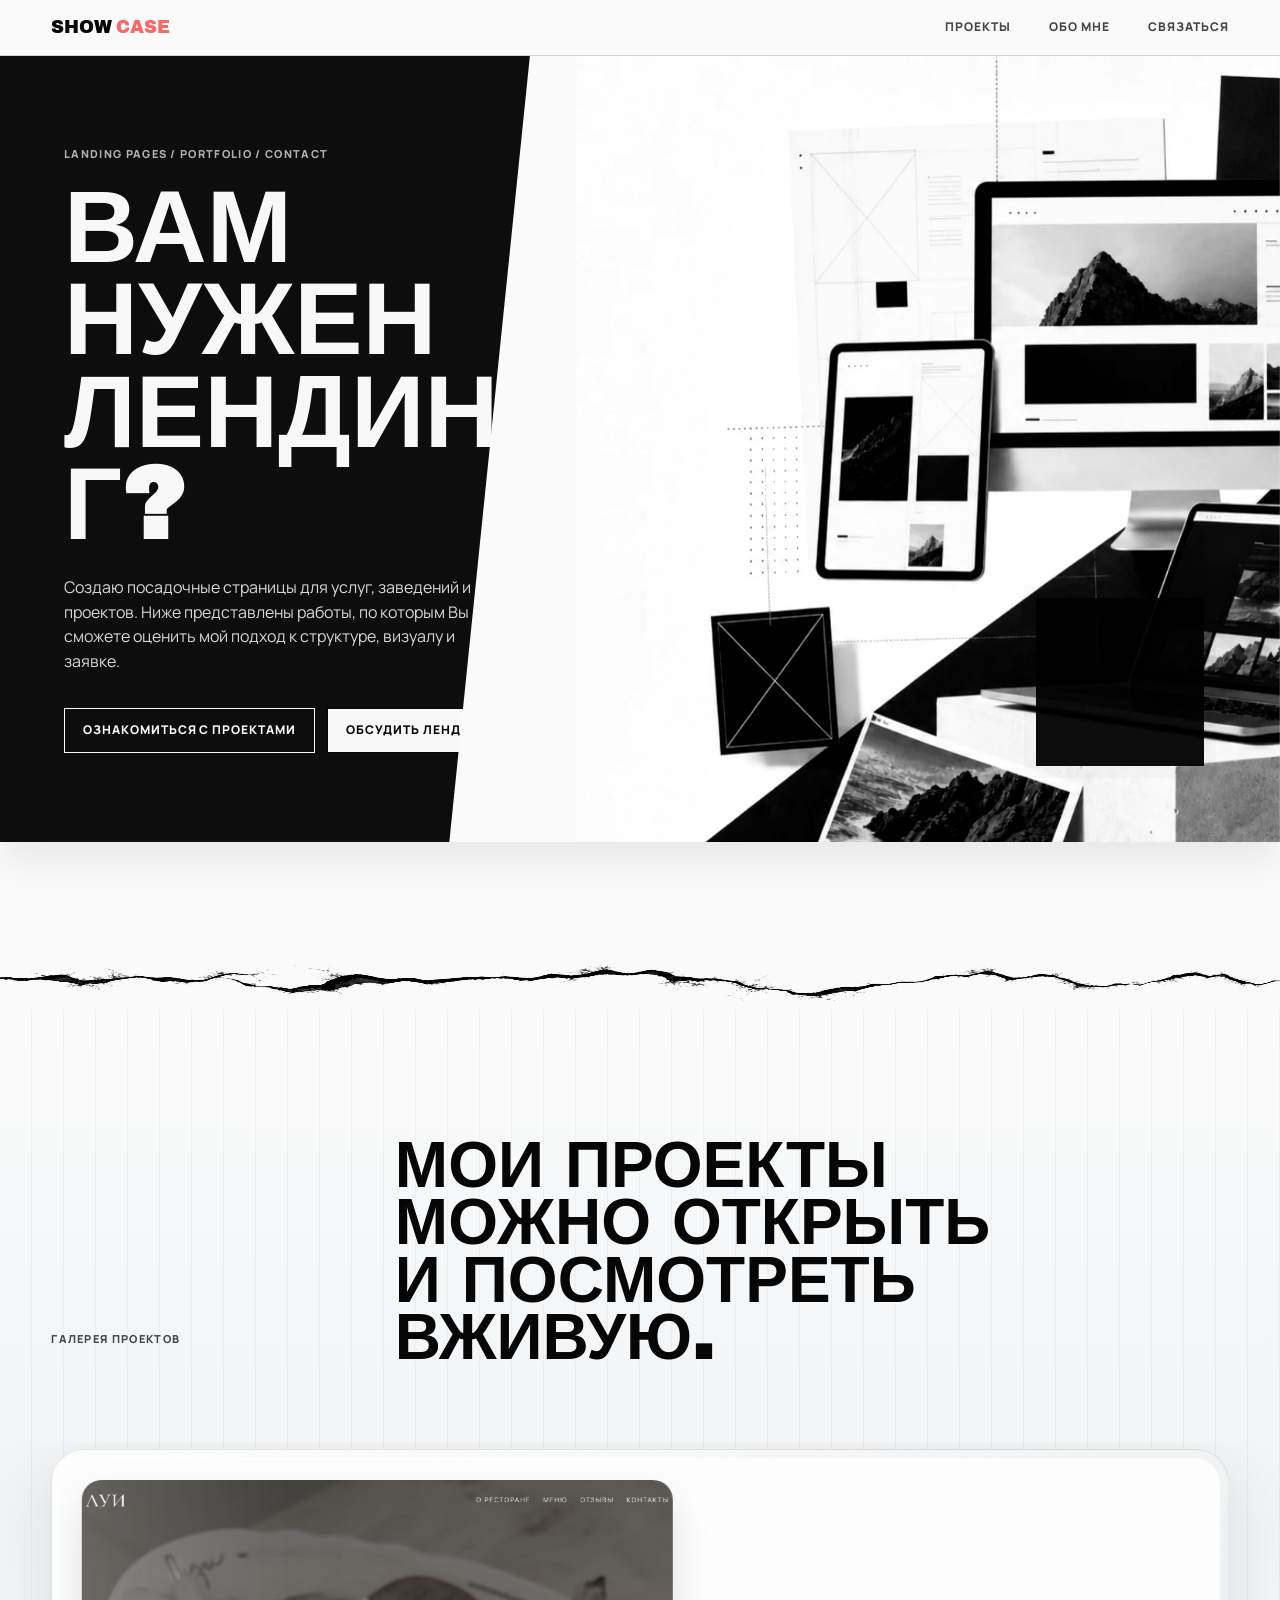
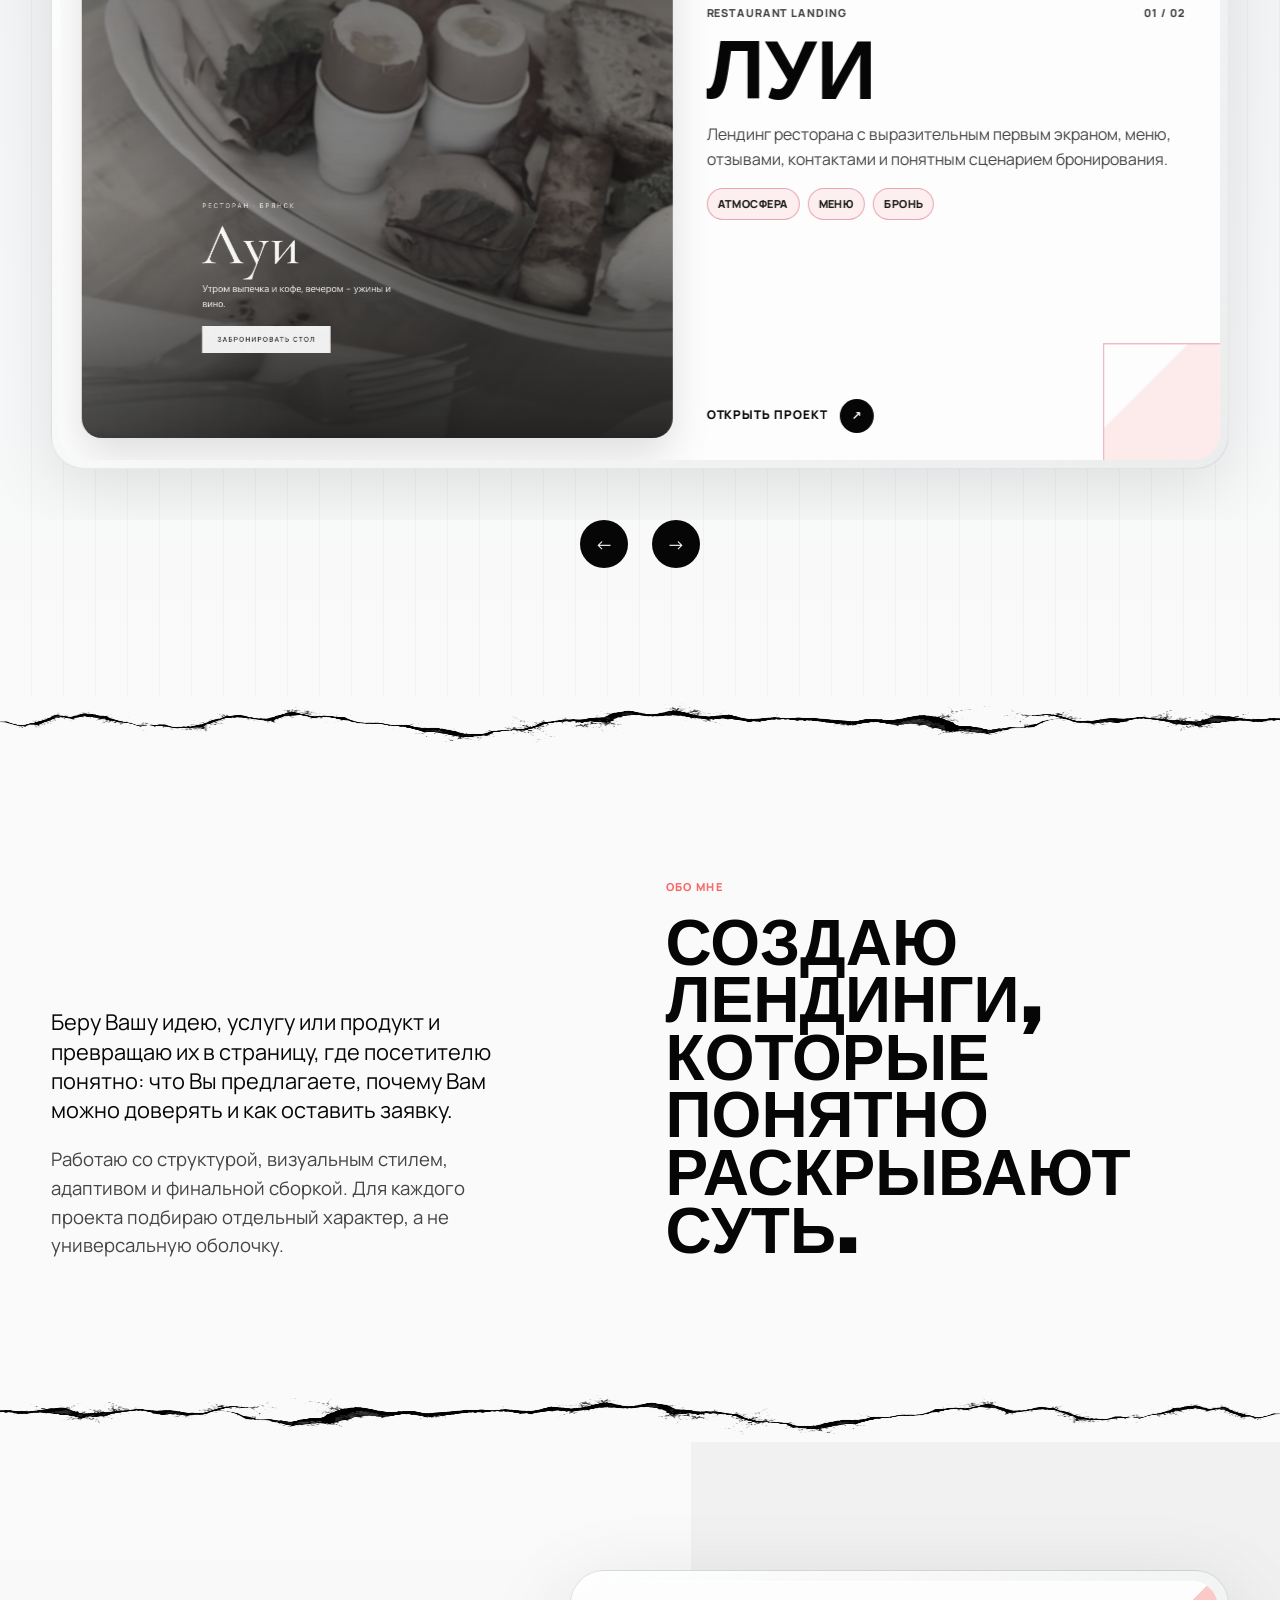
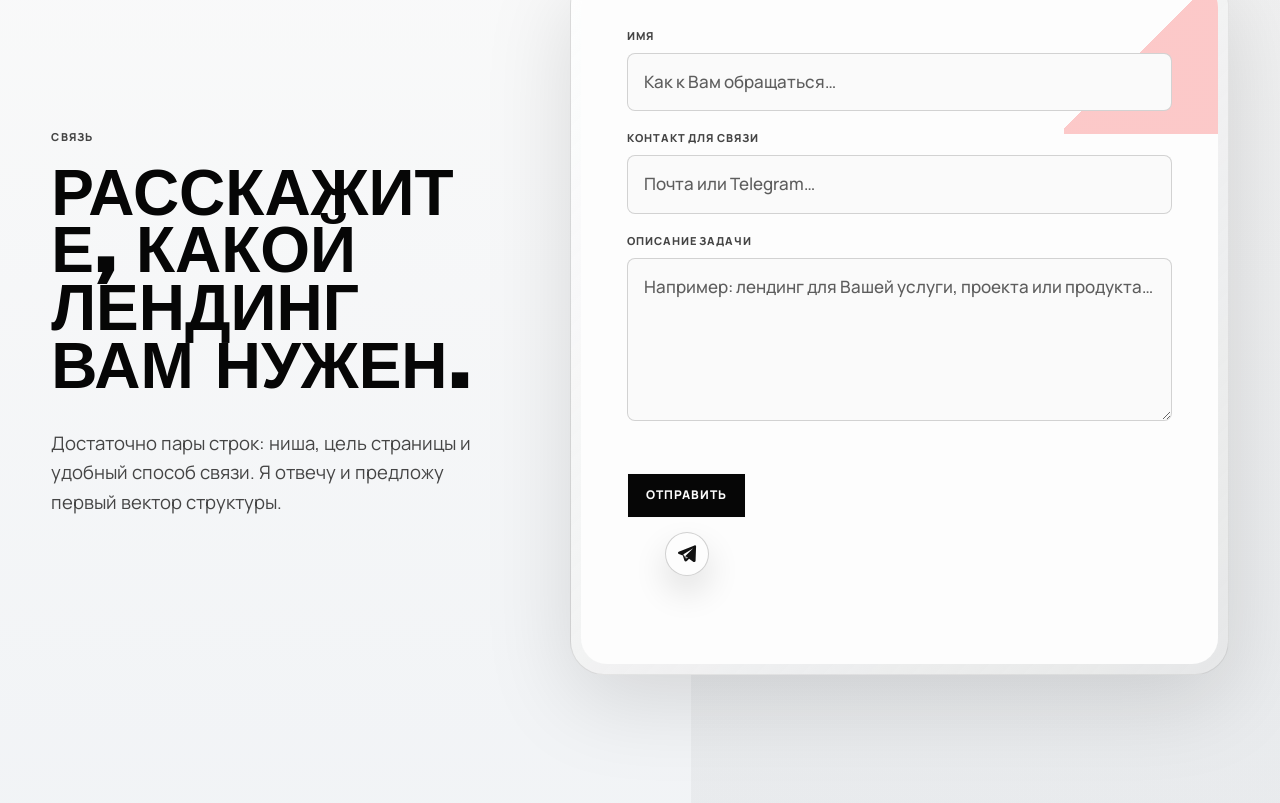
<file: index.html>
<!DOCTYPE html>
<html lang="ru">
  <head>
    <meta charset="utf-8" />
    <meta name="viewport" content="width=device-width, initial-scale=1" />
    <title>Showcase — лендинги под задачу</title>
    <meta
      name="description"
      content="Витрина лендингов: проекты, подход и форма связи для заказа посадочной страницы."
    />
    <meta name="theme-color" content="#fafafa" />
    <link rel="preconnect" href="https://fonts.googleapis.com" />
    <link rel="preconnect" href="https://fonts.gstatic.com" crossorigin />
    <link
      href="https://fonts.googleapis.com/css2?family=Archivo+Black&amp;family=Manrope:wght@400;500;700;800&amp;display=swap"
      rel="stylesheet"
    />
    <link rel="stylesheet" href="styles.css" />
  </head>
  <body>
    <a class="skip-link" href="#top">К основному содержанию</a>
    <header class="site-header" data-header>
      <a class="brand" href="#top" aria-label="Showcase">
        <span>show</span><span>case</span>
      </a>
      <nav class="site-nav" aria-label="Основная навигация">
        <a href="#projects">Проекты</a>
        <a href="#about">Обо мне</a>
        <a href="#contact">Связаться</a>
      </nav>
    </header>

    <main id="top" tabindex="-1">
      <section class="hero" aria-labelledby="hero-title">
        <div class="hero-panel">
          <p class="hero-note">Landing pages / portfolio / contact</p>
          <h1 id="hero-title">Вам нужен лендинг?</h1>
          <p>
            Создаю посадочные страницы для услуг, заведений и проектов. Ниже
            представлены работы, по которым Вы сможете оценить мой подход к структуре,
            визуалу и заявке.
          </p>
          <div class="hero-actions">
            <a class="button button-light" href="#projects">Ознакомиться с проектами</a>
            <a class="button button-dark" href="#contact">Обсудить лендинг</a>
          </div>
        </div>
        <div class="hero-image" aria-hidden="true">
          <img src="assets/hero-showcase.webp" alt="" width="1800" height="1014" fetchpriority="high" />
          <span class="hero-cut"></span>
        </div>
      </section>

      <div class="page-rift" aria-hidden="true">
        <img src="assets/page-rift-selected.png" alt="" width="2000" height="180" />
      </div>

      <section class="projects-section" id="projects" aria-labelledby="projects-title">
        <div class="section-head projects-head" data-reveal="section-title">
          <p>Галерея проектов</p>
          <h2 id="projects-title">Мои проекты можно открыть и посмотреть вживую.</h2>
        </div>

        <div
          class="project-carousel"
          data-project-carousel
          data-reveal="project-card"
          aria-label="Галерея работ"
          aria-roledescription="carousel"
        >
          <div class="project-viewport" data-carousel-viewport>
            <div class="project-track" data-carousel-track>
          <article class="project-slide is-active" data-carousel-slide>
            <div class="project-card project-card-warm">
            <a class="project-link" href="products/Lui/index.html" aria-label="Открыть проект Луи">
              <figure class="project-media">
                <img
                  src="products/previews/lui.png"
                  alt="Первый экран лендинга ресторана Луи"
                  width="1440"
                  height="1080"
                  loading="lazy"
                />
              </figure>
              <div class="project-copy">
                <div class="project-meta">
                  <span>Restaurant landing</span>
                  <span>01 / 02</span>
                </div>
                <h3>Луи</h3>
                <p>
                  Лендинг ресторана с выразительным первым экраном, меню, отзывами,
                  контактами и понятным сценарием бронирования.
                </p>
                <ul class="project-tags" aria-label="Особенности проекта Луи">
                  <li>Атмосфера</li>
                  <li>Меню</li>
                  <li>Бронь</li>
                </ul>
              </div>
              <span class="project-open" aria-hidden="true">Открыть проект <span>↗</span></span>
            </a>
            </div>
          </article>

          <article class="project-slide" data-carousel-slide>
            <div class="project-card project-card-green">
            <a
              class="project-link"
              href="products/ChildSquare/index.html"
              aria-label="Открыть проект ChildSquare"
            >
              <figure class="project-media">
                <img
                  src="products/previews/childsquare.png"
                  alt="Первый экран лендинга ChildSquare"
                  width="1440"
                  height="1080"
                  loading="lazy"
                />
              </figure>
              <div class="project-copy">
                <div class="project-meta">
                  <span>Construction landing</span>
                  <span>02 / 02</span>
                </div>
                <h3>Child<wbr />Square</h3>
                <p>
                  Лендинг для B2B-проекта: сильная визуальная подача, описание систем,
                  процесс работы и заявка на расчёт.
                </p>
                <ul class="project-tags" aria-label="Особенности проекта ChildSquare">
                  <li>B2B</li>
                  <li>Каталог</li>
                  <li>Заявка</li>
                </ul>
              </div>
              <span class="project-open" aria-hidden="true">Открыть проект <span>↗</span></span>
            </a>
            </div>
          </article>

            </div>
          </div>
          <div class="project-carousel-controls" aria-label="Управление галереей">
            <button class="project-carousel-button" type="button" data-carousel-prev aria-label="Предыдущий проект">
              <span aria-hidden="true">←</span>
            </button>
            <button class="project-carousel-button" type="button" data-carousel-next aria-label="Следующий проект">
              <span aria-hidden="true">→</span>
            </button>
          </div>
        </div>
      </section>

      <div class="page-rift page-rift-flip" aria-hidden="true">
        <img src="assets/page-rift-selected.png" alt="" width="2000" height="180" />
      </div>

      <section class="about-section" id="about" aria-labelledby="about-title">
        <div class="about-title" data-reveal="block-right">
          <p>Обо мне</p>
          <h2 id="about-title">Создаю лендинги, которые понятно раскрывают суть.</h2>
        </div>
        <div class="about-copy" data-reveal="block-left">
          <p>
            Беру Вашу идею, услугу или продукт и превращаю их в страницу, где посетителю
            понятно: что Вы предлагаете, почему Вам можно доверять и как оставить заявку.
          </p>
          <p>
            Работаю со структурой, визуальным стилем, адаптивом и финальной сборкой.
            Для каждого проекта подбираю отдельный характер, а не универсальную оболочку.
          </p>
        </div>
      </section>

      <div class="page-rift" aria-hidden="true">
        <img src="assets/page-rift-selected.png" alt="" width="2000" height="180" />
      </div>

      <section class="contact-section" id="contact" aria-labelledby="contact-title">
        <div class="contact-aside" data-reveal="block-left">
          <p>Связь</p>
          <h2 id="contact-title">Расскажите, какой лендинг Вам нужен.</h2>
          <p class="contact-lead">
            Достаточно пары строк: ниша, цель страницы и удобный способ связи. Я отвечу и
            предложу первый вектор структуры.
          </p>
        </div>

        <div class="contact-form-shell" data-reveal="form-stack">
          <form class="contact-form" data-contact-form novalidate autocomplete="off">
            <label data-field="name">
              <span>Имя</span>
              <input
                name="name"
                autocomplete="off"
                placeholder="Как к Вам обращаться…"
                aria-describedby="name-error"
              />
              <small class="field-error" id="name-error" data-error-for="name"></small>
            </label>
            <label data-field="contact">
              <span>Контакт для связи</span>
              <input
                name="contact"
                autocomplete="off"
                placeholder="Почта или Telegram…"
                aria-describedby="contact-error"
              />
              <small class="field-error" id="contact-error" data-error-for="contact"></small>
            </label>
            <label data-field="message">
              <span>Описание задачи</span>
              <textarea
                name="message"
                rows="5"
                placeholder="Например: лендинг для Вашей услуги, проекта или продукта…"
                aria-describedby="message-error"
              ></textarea>
              <small class="field-error" id="message-error" data-error-for="message"></small>
            </label>
            <div class="form-actions">
              <button class="button button-dark" type="submit">Отправить</button>
              <a class="form-telegram-link" data-telegram-link href="https://t.me/JustaSid" aria-label="Написать в Telegram">
                <img src="assets/icon-telegram.svg" alt="" width="22" height="22" loading="lazy" />
              </a>
            </div>
            <p class="form-status" data-form-status role="status" aria-live="polite"></p>
          </form>
        </div>
      </section>
    </main>

    <script src="main.js"></script>
  </body>
</html>
</file>
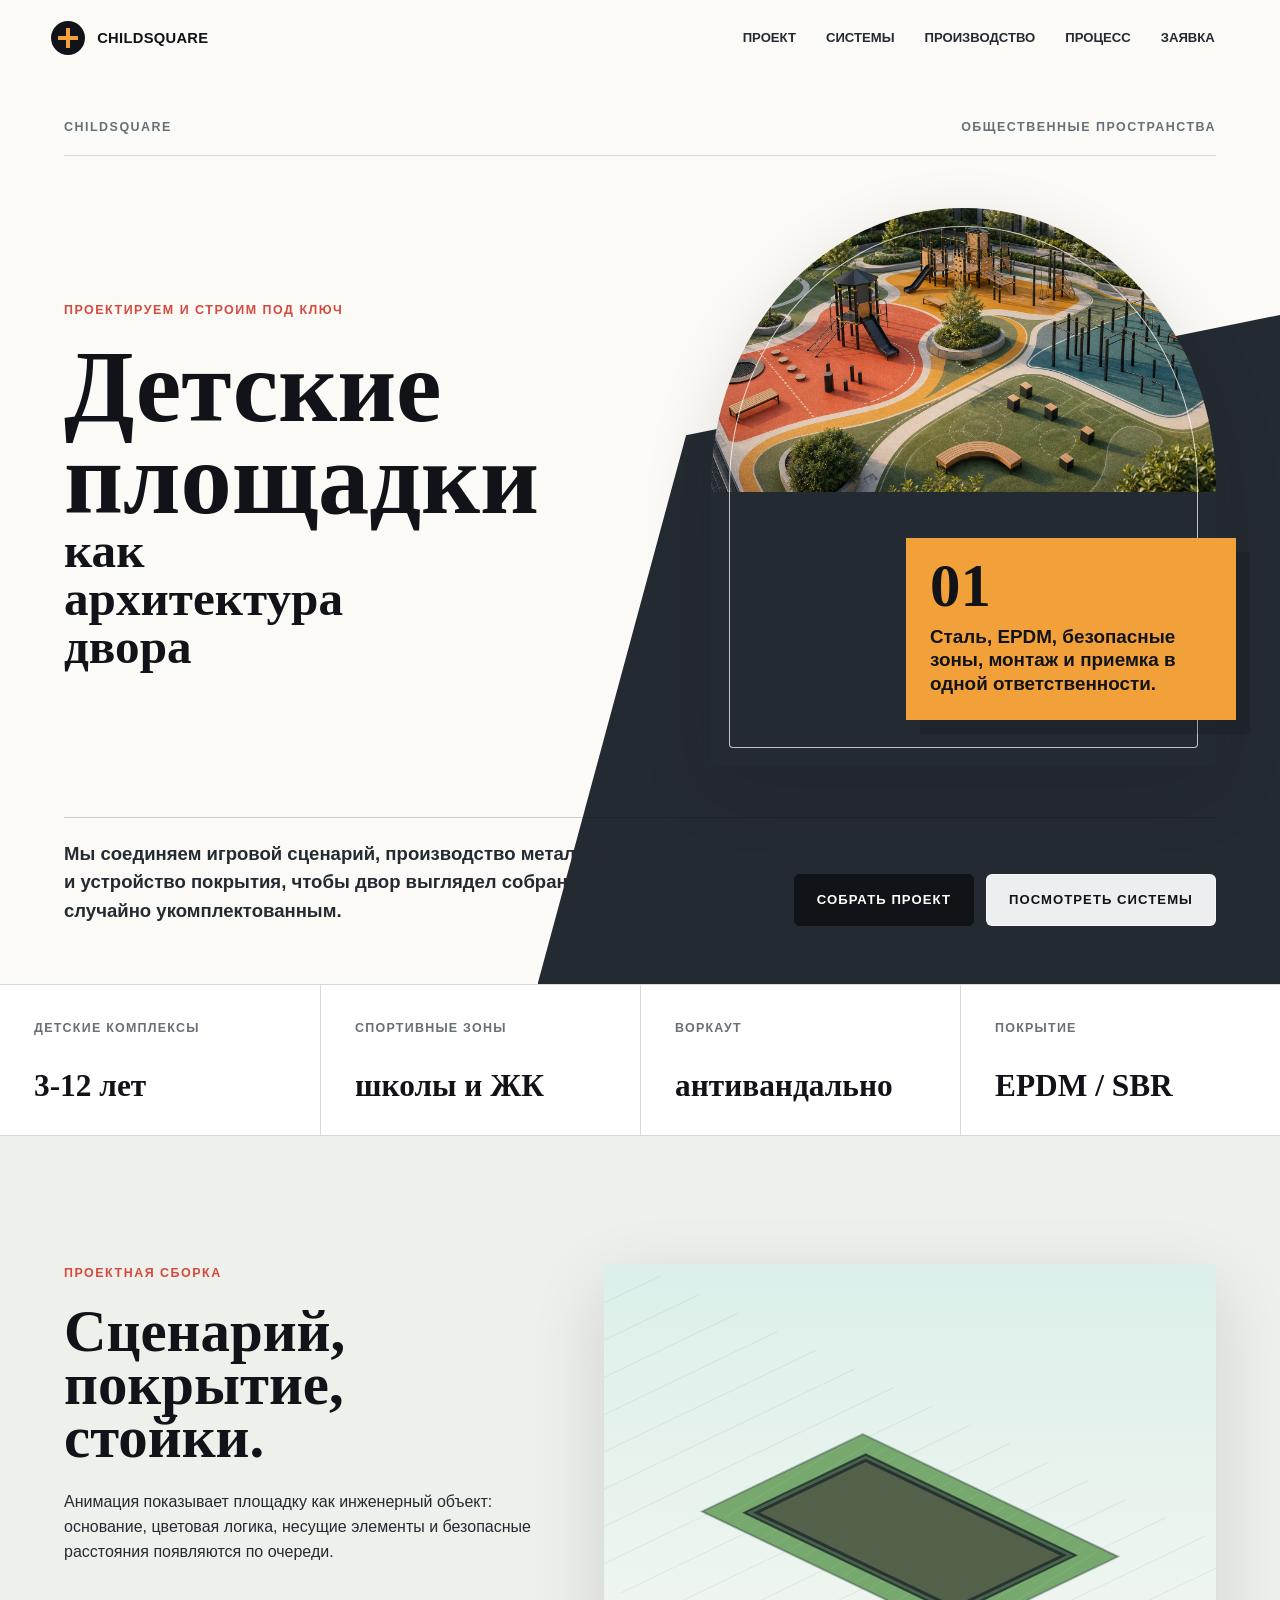
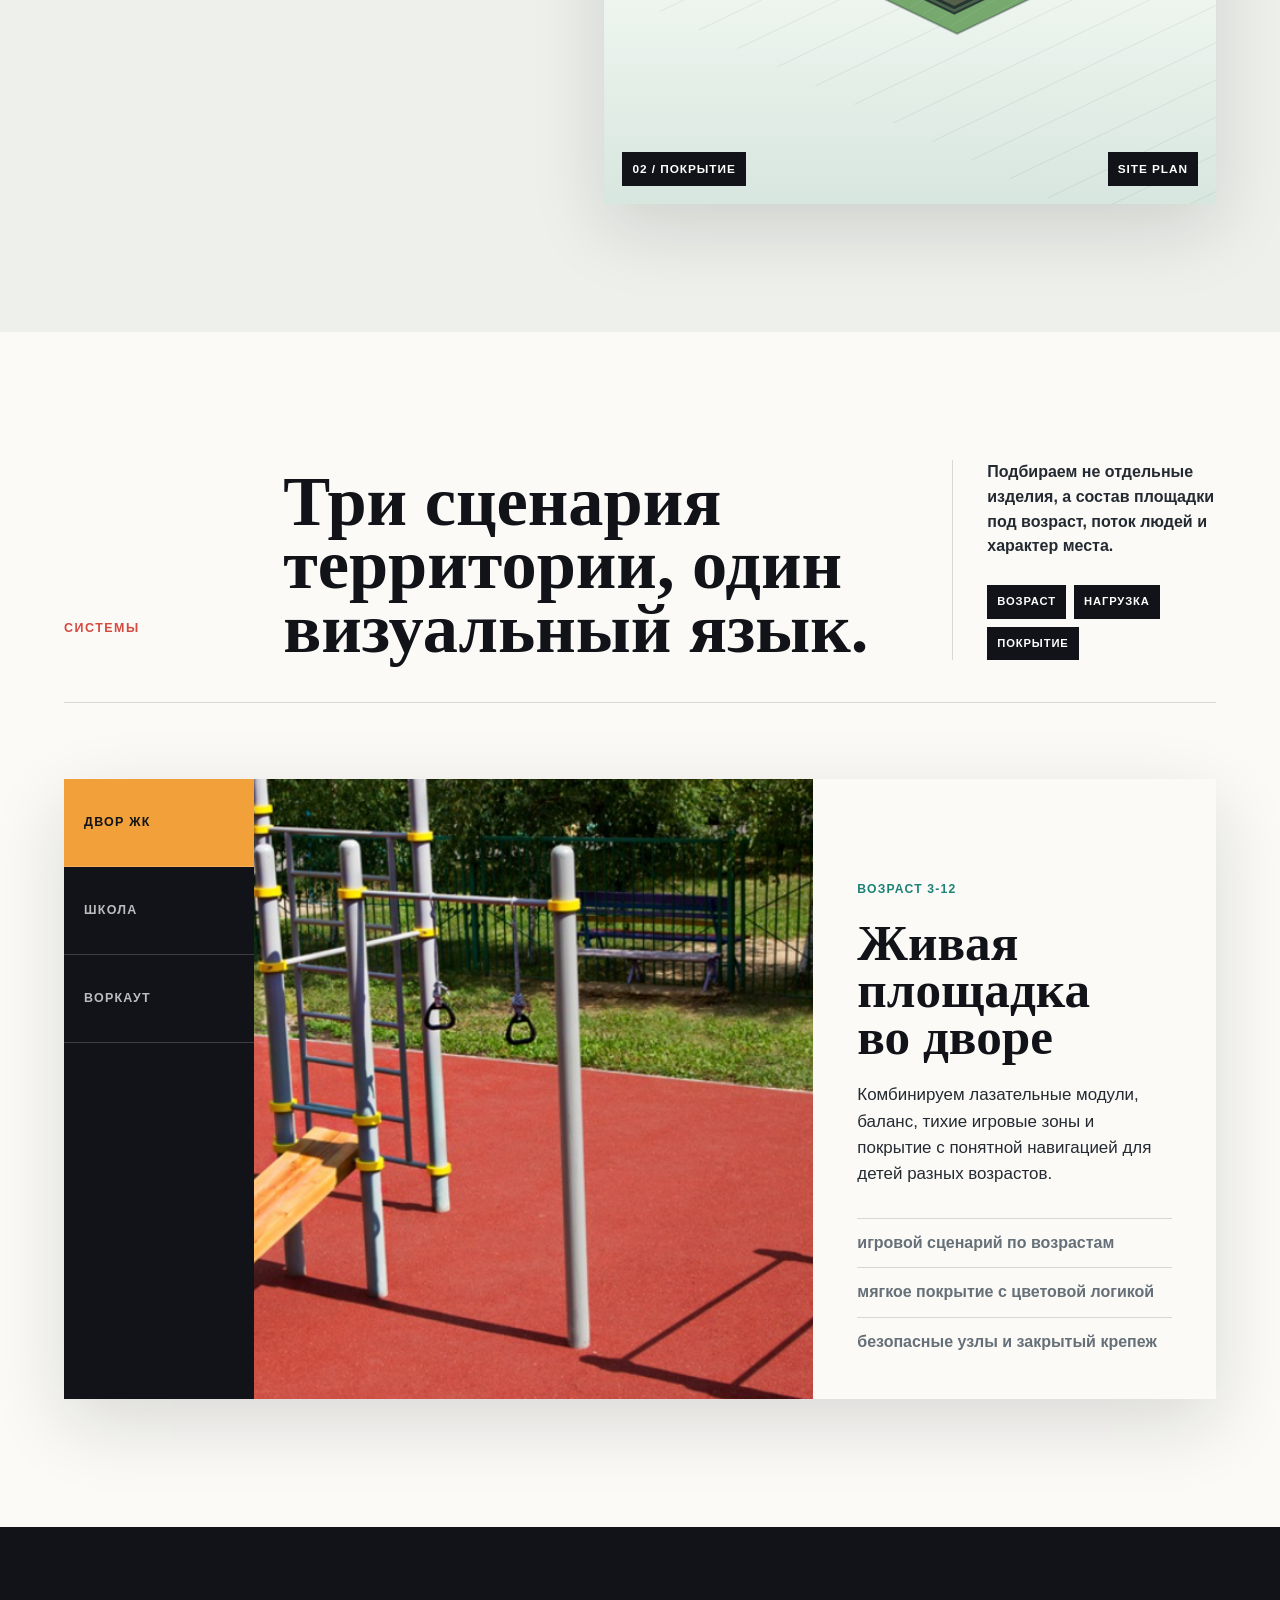
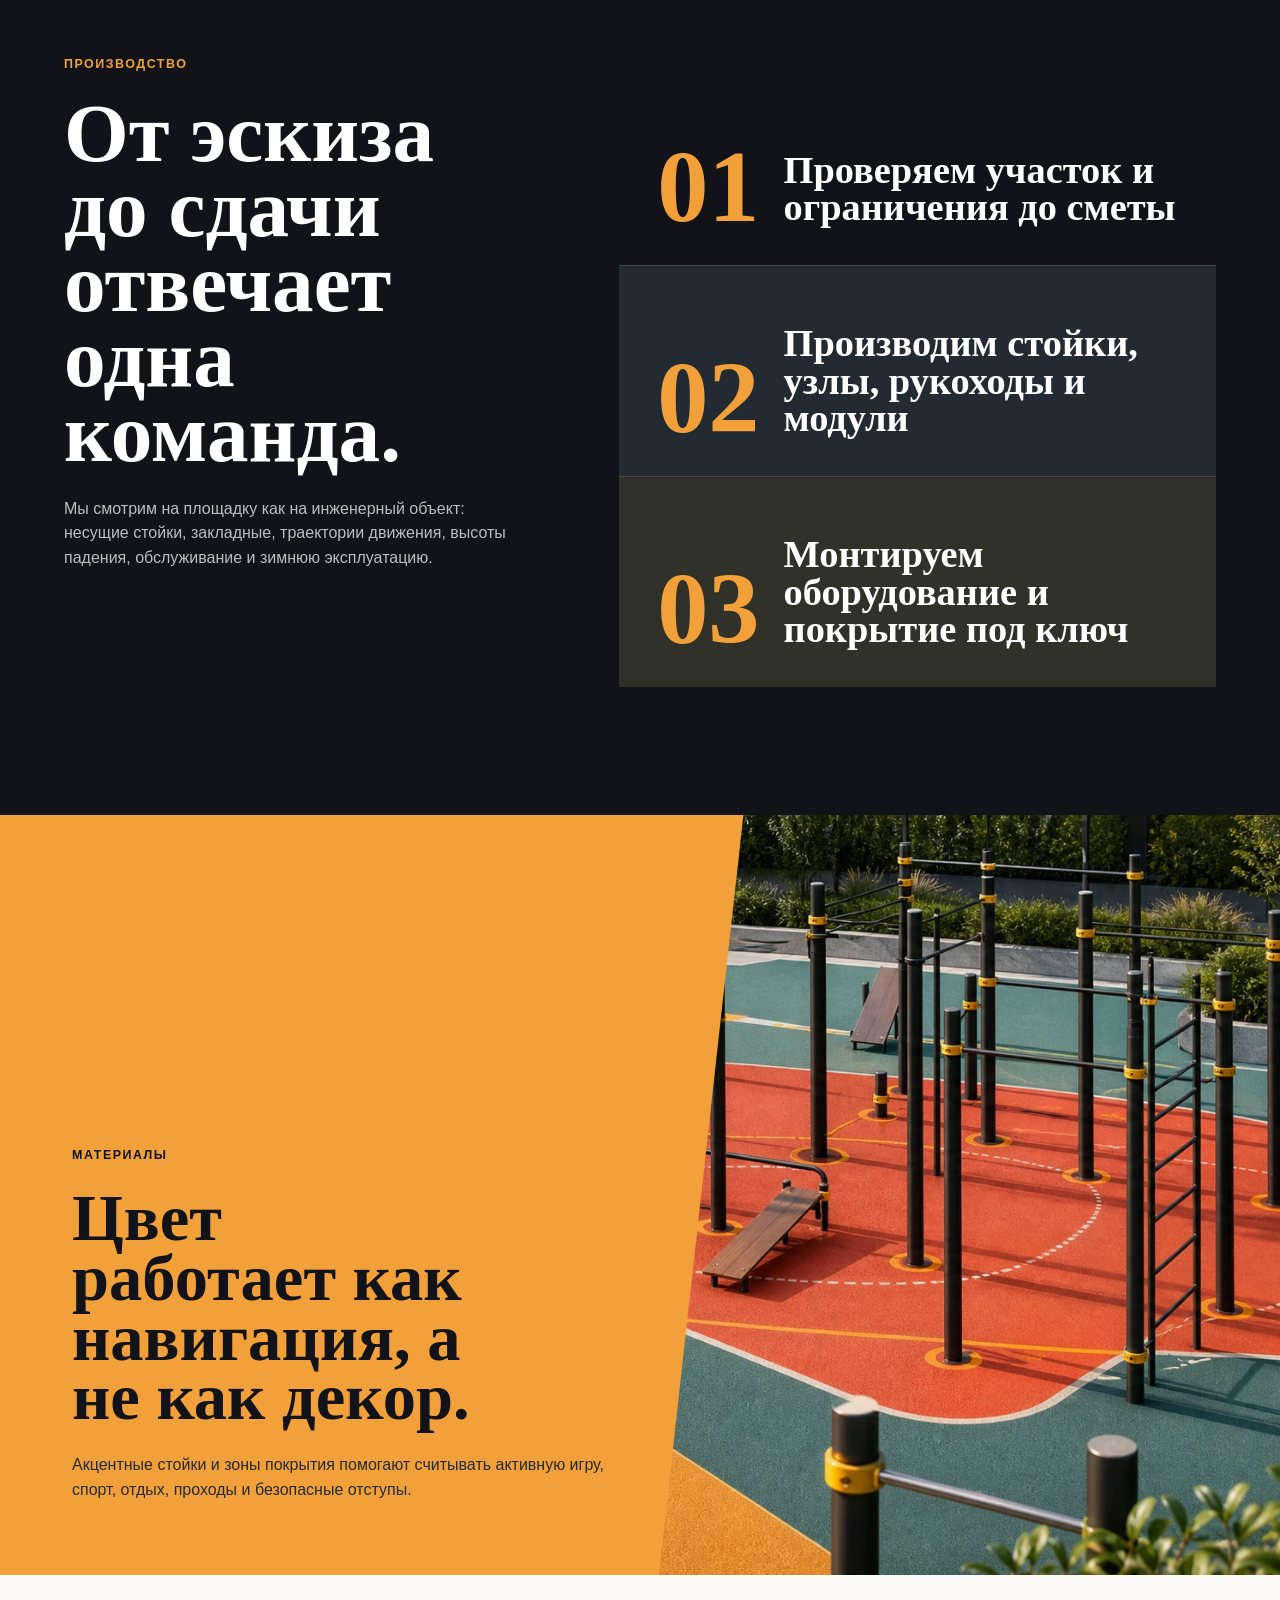
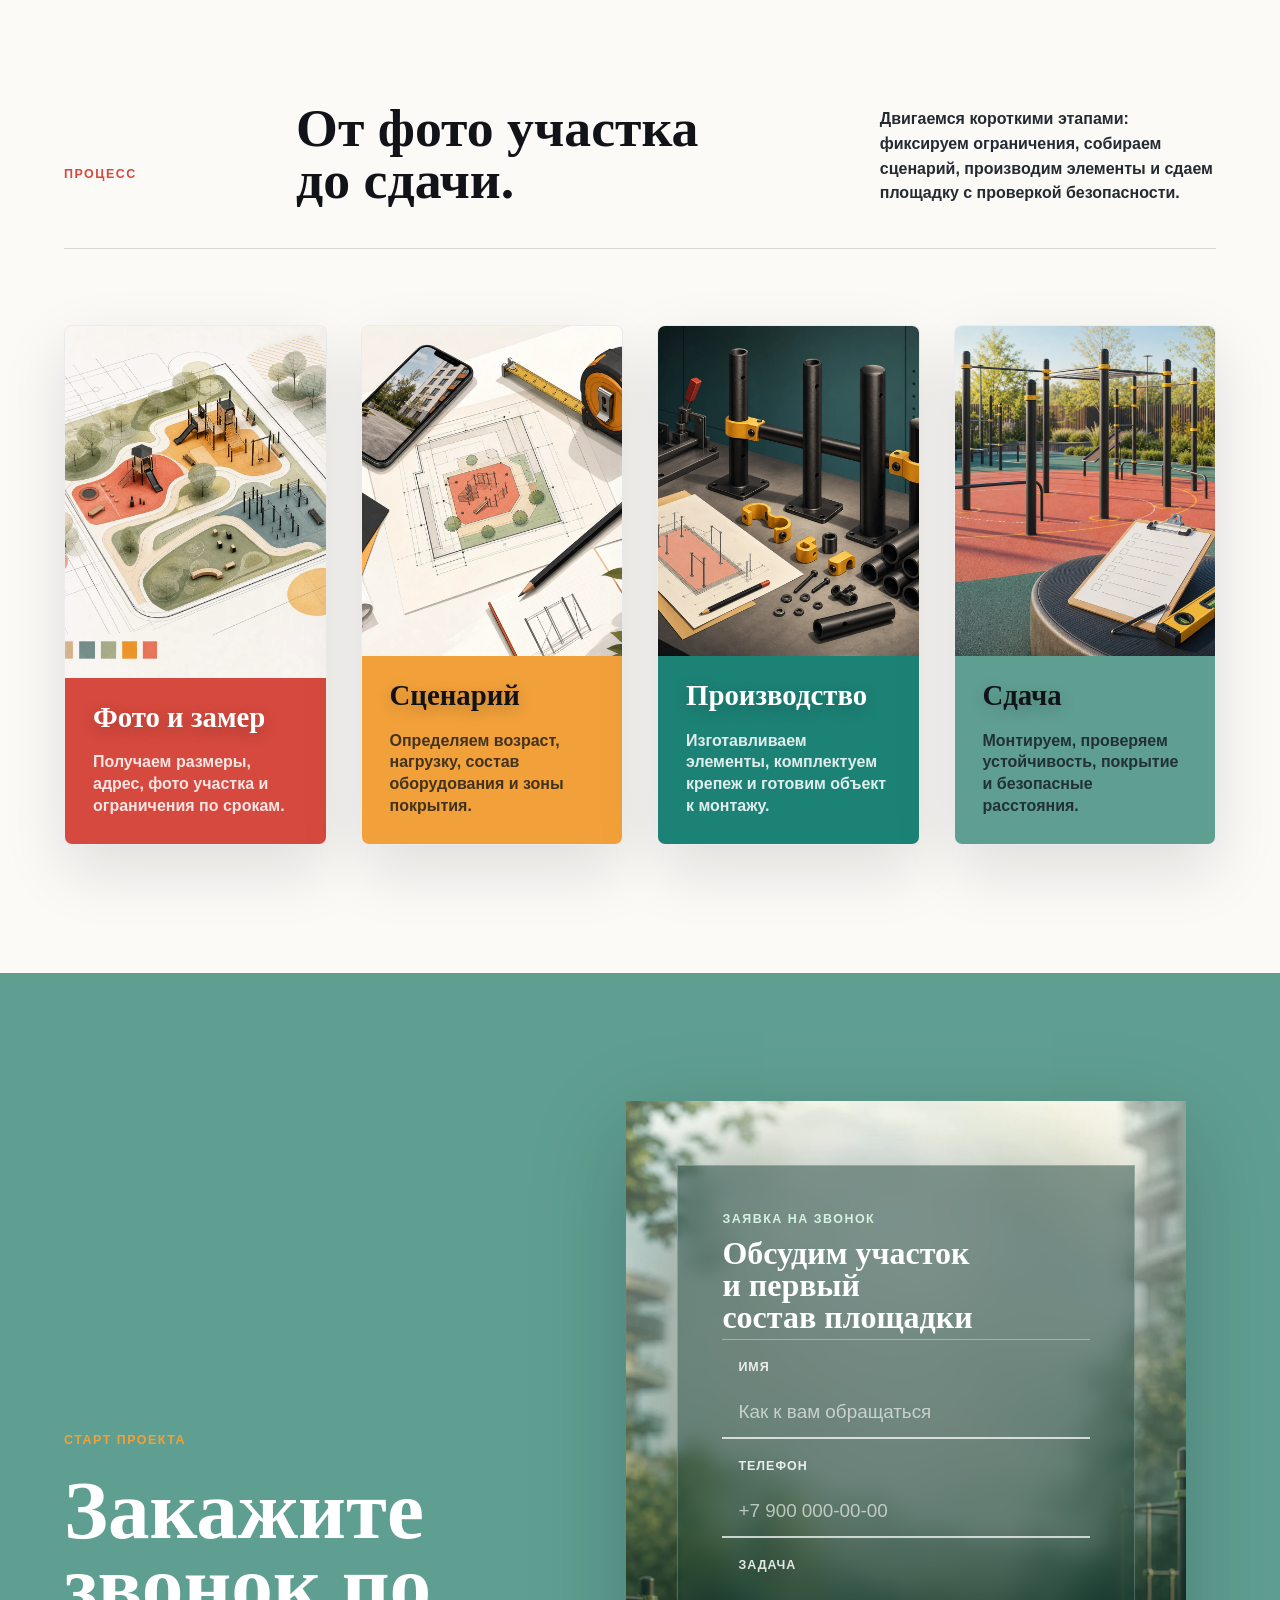
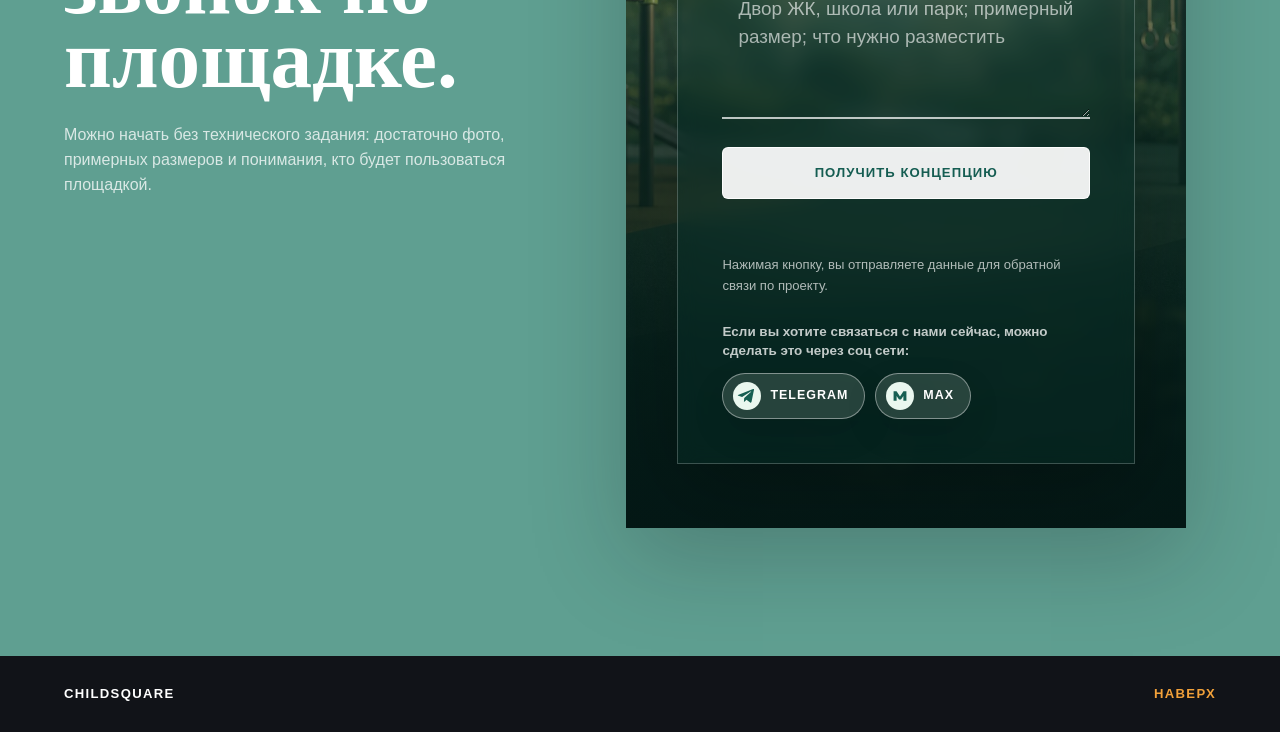
<file: products/ChildSquare/index.html>
<!DOCTYPE html>
<html lang="ru">
  <head>
    <meta charset="UTF-8">
    <meta name="viewport" content="width=device-width, initial-scale=1.0">
    <title>ChildSquare — детские площадки нового поколения</title>
    <meta
      name="description"
      content="Проектируем, производим и монтируем детские, спортивные и воркаут-площадки для дворов, школ, парков и жилых комплексов."
    >
    <link rel="stylesheet" href="styles.css?v=form-input-type-2">
  </head>
  <body>
    <header class="site-header" data-header>
      <a class="brand" href="#top" aria-label="ChildSquare">
        <span class="brand-symbol" aria-hidden="true">
          <span></span>
          <span></span>
        </span>
        <span>ChildSquare</span>
      </a>

      <button class="nav-toggle" type="button" aria-expanded="false" aria-controls="site-nav" data-nav-toggle>
        <span class="sr-only">Открыть меню</span>
        <span aria-hidden="true"></span>
      </button>

      <nav class="site-nav" id="site-nav" data-nav>
        <a href="#construction">Проект</a>
        <a href="#systems">Системы</a>
        <a href="#build">Производство</a>
        <a href="#timeline">Процесс</a>
        <a href="#contact">Заявка</a>
      </nav>
    </header>

    <main id="top">
      <section class="hero" aria-label="ChildSquare">
        <div class="hero-kicker reveal">
          <span>ChildSquare</span>
          <span>общественные пространства</span>
        </div>

        <div class="hero-type reveal">
          <p class="signal">Проектируем и строим под ключ</p>
          <h1>
            <span>Детские</span>
            <span>площадки</span>
            <span>как архитектура двора</span>
          </h1>
        </div>

        <div class="hero-stage reveal" aria-label="Примеры детских и спортивных площадок">
          <figure class="hero-photo">
            <img src="assets/hero-courtyard-system.webp" alt="Современная детская и спортивная площадка с цветовыми зонами покрытия и графитовыми стойками">
          </figure>
          <div class="hero-spec">
            <span>01</span>
            <strong>Сталь, EPDM, безопасные зоны, монтаж и приемка в одной ответственности.</strong>
          </div>
        </div>

        <div class="hero-copy reveal">
          <p>
            Мы соединяем игровой сценарий, производство металлоконструкций и устройство покрытия, чтобы двор выглядел собранным, а не случайно укомплектованным.
          </p>
          <div class="hero-actions">
            <a class="button button-dark" href="#contact">Собрать проект</a>
            <a class="button button-plain" href="#systems">Посмотреть системы</a>
          </div>
        </div>
      </section>

      <section class="studio-strip" aria-label="Направления работы">
        <div class="studio-strip-item">
          <span>Детские комплексы</span>
          <strong>3-12 лет</strong>
        </div>
        <div class="studio-strip-item">
          <span>Спортивные зоны</span>
          <strong>школы и ЖК</strong>
        </div>
        <div class="studio-strip-item">
          <span>Воркаут</span>
          <strong>антивандально</strong>
        </div>
        <div class="studio-strip-item">
          <span>Покрытие</span>
          <strong>EPDM / SBR</strong>
        </div>
      </section>

      <section class="construction-film" id="construction">
        <div class="construction-copy reveal">
          <p class="signal">Проектная сборка</p>
          <h2>Сценарий, покрытие, стойки.</h2>
          <p>
            Анимация показывает площадку как инженерный объект: основание, цветовая логика, несущие элементы и безопасные расстояния появляются по очереди.
          </p>
        </div>

        <div class="construction-screen reveal">
          <canvas
            class="construction-canvas"
            data-construction-canvas
            width="1280"
            height="860"
            aria-label="Анимация строительства спортивной площадки с видом сверху под углом"
          ></canvas>
          <div class="construction-ui" aria-hidden="true">
            <span data-construction-step>00 / поле</span>
            <span>site plan</span>
          </div>
        </div>
      </section>

      <section class="systems" id="systems">
        <div class="section-head systems-head reveal">
          <p class="signal">Системы</p>
          <h2>Три сценария территории, один визуальный язык.</h2>
          <div class="section-brief">
            <p>
              Подбираем не отдельные изделия, а состав площадки под возраст, поток людей и характер места.
            </p>
            <div class="brief-tags" aria-label="Параметры подбора площадки">
              <span>возраст</span>
              <span>нагрузка</span>
              <span>покрытие</span>
            </div>
          </div>
        </div>

        <div class="system-lab reveal">
          <div class="system-tabs" role="tablist" aria-label="Тип площадки">
            <button class="system-tab is-active" type="button" role="tab" aria-selected="true" data-system="yard">Двор ЖК</button>
            <button class="system-tab" type="button" role="tab" aria-selected="false" data-system="school">Школа</button>
            <button class="system-tab" type="button" role="tab" aria-selected="false" data-system="workout">Воркаут</button>
          </div>

          <div class="system-preview">
            <img data-system-image src="assets/playground-module.png" alt="Детский комплекс для двора ЖК">
          </div>

          <div class="system-info" aria-live="polite">
            <p class="system-label" data-system-label>Возраст 3-12</p>
            <h3 data-system-title>Живая площадка во дворе</h3>
            <p data-system-copy>
              Комбинируем лазательные модули, баланс, тихие игровые зоны и покрытие с понятной навигацией для детей разных возрастов.
            </p>
            <ul data-system-list>
              <li>игровой сценарий по возрастам</li>
              <li>мягкое покрытие с цветовой логикой</li>
              <li>безопасные узлы и закрытый крепеж</li>
            </ul>
          </div>
        </div>
      </section>

      <section class="build" id="build">
        <div class="build-copy reveal">
          <p class="signal">Производство</p>
          <h2>От эскиза до сдачи отвечает одна команда.</h2>
          <p>
            Мы смотрим на площадку как на инженерный объект: несущие стойки, закладные, траектории движения, высоты падения, обслуживание и зимнюю эксплуатацию.
          </p>
        </div>

        <div class="build-grid">
          <div class="build-metric reveal">
            <strong>01</strong>
            <span>Проверяем участок и ограничения до сметы</span>
          </div>
          <div class="build-metric reveal">
            <strong>02</strong>
            <span>Производим стойки, узлы, рукоходы и модули</span>
          </div>
          <div class="build-metric reveal">
            <strong>03</strong>
            <span>Монтируем оборудование и покрытие под ключ</span>
          </div>
        </div>
      </section>

      <section class="material-band" aria-label="Материалы и навигация">
        <div class="material-note reveal">
          <p class="signal">Материалы</p>
          <h2>Цвет работает как навигация, а не как декор.</h2>
          <p>
            Акцентные стойки и зоны покрытия помогают считывать активную игру, спорт, отдых, проходы и безопасные отступы.
          </p>
        </div>
        <figure class="wide-image reveal">
          <img src="assets/material-navigation.webp" alt="Цветовые зоны покрытия, маршруты и стойки площадки как система навигации">
        </figure>
      </section>

      <section class="timeline" id="timeline">
        <div class="section-head timeline-head reveal">
          <p class="signal">Процесс</p>
          <h2>От фото участка до сдачи.</h2>
          <p>
            Двигаемся короткими этапами: фиксируем ограничения, собираем сценарий, производим элементы и сдаем площадку с проверкой безопасности.
          </p>
        </div>
        <ol class="timeline-list">
          <li class="reveal">
            <figure class="timeline-image">
              <img src="assets/process-measure.webp" alt="План участка, телефон с фото и рулетка для замера">
            </figure>
            <div>
              <span>Фото и замер</span>
              <p>Получаем размеры, адрес, фото участка и ограничения по срокам.</p>
            </div>
          </li>
          <li class="reveal">
            <figure class="timeline-image">
              <img src="assets/process-handover.webp" alt="Готовая спортивная площадка с листом проверки и уровнем">
            </figure>
            <div>
              <span>Сценарий</span>
              <p>Определяем возраст, нагрузку, состав оборудования и зоны покрытия.</p>
            </div>
          </li>
          <li class="reveal">
            <figure class="timeline-image">
              <img src="assets/process-scenario.webp" alt="Схема площадки с игровыми, спортивными зонами и дорожками">
            </figure>
            <div>
              <span>Производство</span>
              <p>Изготавливаем элементы, комплектуем крепеж и готовим объект к монтажу.</p>
            </div>
          </li>
          <li class="reveal">
            <figure class="timeline-image">
              <img src="assets/process-production.webp" alt="Стойки, крепеж и элементы воркаут-площадки на производственном столе">
            </figure>
            <div>
              <span>Сдача</span>
              <p>Монтируем, проверяем устойчивость, покрытие и безопасные расстояния.</p>
            </div>
          </li>
        </ol>
      </section>

      <section class="contact" id="contact">
        <div class="contact-copy reveal">
          <p class="signal">Старт проекта</p>
          <h2>Закажите звонок по площадке.</h2>
          <p>
            Можно начать без технического задания: достаточно фото, примерных размеров и понимания, кто будет пользоваться площадкой.
          </p>
        </div>

        <div class="contact-stage reveal">
          <form class="contact-form" data-form novalidate autocomplete="off">
            <div class="form-head">
              <span>Заявка на звонок</span>
              <h3>Обсудим участок и первый состав площадки</h3>
            </div>
            <label data-field="name">
              <span>Имя</span>
              <input type="text" name="name" autocomplete="off" placeholder="Как к вам обращаться" aria-describedby="name-error">
              <small class="field-error" id="name-error" data-error-for="name"></small>
            </label>
            <label data-field="phone">
              <span>Телефон</span>
              <input type="tel" name="phone" autocomplete="off" inputmode="tel" placeholder="+7 900 000-00-00" aria-describedby="phone-error">
              <small class="field-error" id="phone-error" data-error-for="phone"></small>
            </label>
            <label>
              <span>Задача</span>
              <textarea name="message" rows="4" placeholder="Двор ЖК, школа или парк; примерный размер; что нужно разместить"></textarea>
            </label>
            <button class="button button-dark" type="submit">Получить концепцию</button>
            <p class="form-status" data-form-status role="status" aria-live="polite"></p>
            <p class="form-footnote">Нажимая кнопку, вы отправляете данные для обратной связи по проекту.</p>
            <div class="contact-social">
              <p>Если вы хотите связаться с нами сейчас, можно сделать это через соц сети:</p>
              <div class="contact-social-links">
                <a href="tg://resolve?phone=79160109737" aria-label="Связаться с нами в Telegram">
                  <img src="assets/icon-telegram.svg" alt="" aria-hidden="true">
                  <span>Telegram</span>
                </a>
                <a href="max://contact/79160109737" aria-label="Связаться с нами в MAX">
                  <img src="assets/icon-max.svg" alt="" aria-hidden="true">
                  <span>MAX</span>
                </a>
              </div>
            </div>
          </form>
        </div>
      </section>
    </main>

    <footer class="site-footer">
      <p>ChildSquare</p>
      <a href="#top">Наверх</a>
    </footer>

    <script src="main.js?v=php-mail-1"></script>
  </body>
</html>
</file>
<file: styles.css>
:root {
  --bg: oklch(0.985 0 0);
  --ink: oklch(0.12 0 0);
  --muted: oklch(0.39 0 0);
  --line: oklch(0.86 0 0);
  --panel: oklch(0.16 0 0);
  --panel-ink: oklch(0.98 0 0);
  --accent: oklch(0.7 0.18 23);
  --green-accent: oklch(0.65 0.14 155);
  --soft: oklch(0.94 0 0);
  --surface: oklch(0.965 0.004 250);
  --shadow: 0 24px 70px oklch(0.1 0 0 / 0.16);
  --ease-out-quart: cubic-bezier(0.25, 1, 0.5, 1);
  --ease-out-quint: cubic-bezier(0.22, 1, 0.36, 1);
  --ease-out-expo: cubic-bezier(0.16, 1, 0.3, 1);
  --display: "Archivo Black", Impact, sans-serif;
  --body: "Manrope", system-ui, sans-serif;
}

* {
  box-sizing: border-box;
}

html {
  scroll-behavior: smooth;
  overflow-x: clip;
}

body {
  margin: 0;
  background: var(--bg);
  color: var(--ink);
  font-family: var(--body);
  font-size: 16px;
  line-height: 1.55;
  overflow-x: clip;
}

body::before {
  content: "";
  position: fixed;
  inset: 0;
  z-index: -1;
  background: var(--bg);
}

body > .site-header,
body > main {
  width: min(100%, 2000px);
  margin-inline: auto;
}

img {
  display: block;
  max-width: 100%;
}

a {
  color: inherit;
  text-decoration: none;
  touch-action: manipulation;
  -webkit-tap-highlight-color: oklch(0.7 0.18 23 / 0.18);
}

button,
input,
textarea {
  font: inherit;
}

button {
  touch-action: manipulation;
}

a:focus-visible,
button:focus-visible,
input:focus-visible,
textarea:focus-visible {
  outline: 3px solid color-mix(in oklch, var(--accent) 70%, white);
  outline-offset: 4px;
}

.skip-link {
  position: fixed;
  top: 14px;
  left: clamp(18px, 4vw, 64px);
  z-index: 20;
  padding: 10px 14px;
  border: 1px solid var(--ink);
  background: var(--bg);
  color: var(--ink);
  font-size: 12px;
  font-weight: 800;
  letter-spacing: 0.08em;
  text-transform: uppercase;
  transform: translateY(calc(-100% - 24px));
  transition: transform 320ms var(--ease-out-quart);
}

.skip-link:focus-visible {
  transform: translateY(0);
}

#projects,
#about,
#contact {
  scroll-margin-top: 96px;
}

.site-header {
  position: sticky;
  top: 0;
  z-index: 10;
  display: flex;
  align-items: center;
  justify-content: space-between;
  gap: 24px;
  padding: 18px clamp(18px, 4vw, 64px);
  background: oklch(0.985 0 0 / 0.88);
  border-bottom: 1px solid var(--line);
  backdrop-filter: blur(18px);
  animation: header-in 820ms var(--ease-out-quint) both;
}

.brand {
  display: inline-flex;
  gap: 4px;
  font-family: var(--display);
  font-size: 18px;
  line-height: 1;
  text-transform: uppercase;
}

.brand span:last-child {
  color: var(--accent);
}

.site-nav {
  display: flex;
  gap: clamp(16px, 3vw, 42px);
  color: var(--muted);
  font-size: 12px;
  font-weight: 800;
  letter-spacing: 0.08em;
  text-transform: uppercase;
}

.site-nav a {
  transition: color 320ms var(--ease-out-quart);
}

.site-nav a:hover,
.site-nav a:focus-visible {
  color: var(--ink);
}

.hero {
  position: relative;
  z-index: 1;
  display: grid;
  grid-template-columns: minmax(320px, 0.9fr) minmax(320px, 1.1fr);
  min-height: min(780px, calc(100vh - 65px));
  box-shadow: 0 18px 42px oklch(0.1 0 0 / 0.08);
}

.hero-panel {
  position: relative;
  display: flex;
  flex-direction: column;
  justify-content: center;
  padding: clamp(44px, 7vw, 96px) clamp(24px, 5vw, 76px);
  background: var(--panel);
  color: var(--panel-ink);
  clip-path: polygon(0 0, 92% 0, 78% 100%, 0 100%);
  animation: hero-panel-in 1250ms var(--ease-out-expo) both;
}

.hero-note,
.section-head > p,
.about-title > p,
.contact-aside > p:first-child {
  margin: 0 0 20px;
  color: oklch(0.76 0 0);
  font-size: 11px;
  font-weight: 800;
  letter-spacing: 0.12em;
  text-transform: uppercase;
}

.hero h1,
.section-head h2,
.about-title h2,
.contact-aside h2 {
  margin: 0;
  max-width: 10ch;
  font-family: var(--display);
  font-size: clamp(44px, 8vw, 104px);
  line-height: 0.9;
  letter-spacing: 0;
  text-transform: uppercase;
  text-wrap: balance;
  overflow-wrap: break-word;
}

.hero p:not(.hero-note) {
  max-width: 46ch;
  margin: 24px 0 0;
  color: oklch(0.88 0 0);
}

.hero-actions,
.form-actions {
  display: flex;
  flex-wrap: wrap;
  gap: 12px;
  margin-top: 34px;
}

.hero-note,
.hero h1,
.hero p:not(.hero-note),
.hero-actions {
  animation: hero-copy-in 1120ms var(--ease-out-quint) both;
}

.hero h1 {
  animation-delay: 130ms;
}

.hero p:not(.hero-note) {
  animation-delay: 260ms;
}

.hero-actions {
  animation-delay: 390ms;
}

.button {
  display: inline-flex;
  min-height: 44px;
  align-items: center;
  justify-content: center;
  padding: 12px 18px;
  border: 1px solid currentColor;
  font-size: 12px;
  font-weight: 800;
  letter-spacing: 0.08em;
  text-transform: uppercase;
  transition:
    transform 320ms var(--ease-out-quart),
    background-color 320ms var(--ease-out-quart),
    color 320ms var(--ease-out-quart);
}

.button:hover,
.button:focus-visible {
  transform: translateY(-2px);
}

.button-light {
  background: transparent;
  color: inherit;
}

.button-dark {
  background: var(--ink);
  color: var(--bg);
}

.hero .button-dark {
  background: var(--panel-ink);
  color: var(--ink);
}

.hero-image {
  position: relative;
  min-height: 520px;
  overflow: hidden;
  background: var(--soft);
  animation: hero-image-mask 1360ms var(--ease-out-expo) 120ms both;
}

.hero-image img {
  width: 100%;
  height: 100%;
  object-fit: cover;
  filter: grayscale(1) contrast(1.08);
  transform-origin: center;
  animation: hero-image-in 1520ms var(--ease-out-expo) 120ms both;
}

.hero-cut {
  position: absolute;
  right: clamp(22px, 5vw, 76px);
  bottom: clamp(22px, 5vw, 76px);
  width: clamp(92px, 15vw, 220px);
  aspect-ratio: 1;
  border: 12px solid var(--bg);
  background: var(--panel);
  mix-blend-mode: multiply;
  animation: hero-cut-in 980ms var(--ease-out-quint) 680ms both;
}

.page-rift {
  position: relative;
  display: flex;
  align-items: center;
  justify-content: center;
  height: clamp(38px, 4.2vw, 76px);
  margin-block: 0;
  overflow: hidden;
  pointer-events: none;
}

.hero + .page-rift {
  margin-top: clamp(72px, 8.8vw, 136px);
}

.page-rift img {
  width: min(100%, 2000px);
  height: 100%;
  object-fit: fill;
  object-position: center;
  filter: grayscale(1) contrast(1.08);
}

.page-rift-flip img {
  transform: scaleX(-1);
}

[data-reveal] {
  transition:
    opacity 1040ms var(--ease-out-quint),
    transform 1240ms var(--ease-out-expo),
    clip-path 1280ms var(--ease-out-expo),
    filter 1080ms var(--ease-out-quint);
}

.reveal-ready [data-reveal]:not(.is-visible) {
  opacity: 0;
  filter: blur(10px);
  transform: translate3d(0, 56px, 0);
}

.reveal-ready [data-reveal="section-title"]:not(.is-visible) {
  transform: translate3d(0, 42px, 0);
}

.reveal-ready [data-reveal="project-card"]:not(.is-visible) {
  filter: blur(12px) grayscale(1);
  transform: translate3d(0, 82px, 0) rotate(-1deg);
}

[data-reveal="project-card"]:nth-child(6n + 2) {
  transition-delay: 90ms;
}

[data-reveal="project-card"]:nth-child(6n + 3) {
  transition-delay: 180ms;
}

[data-reveal="project-card"]:nth-child(6n + 4) {
  transition-delay: 270ms;
}

[data-reveal="project-card"]:nth-child(6n + 5) {
  transition-delay: 360ms;
}

[data-reveal="project-card"]:nth-child(6n) {
  transition-delay: 450ms;
}

.reveal-ready [data-reveal="block-left"]:not(.is-visible) {
  transform: translate3d(-72px, 0, 0);
}

.reveal-ready [data-reveal="block-right"]:not(.is-visible),
.reveal-ready [data-reveal="form-stack"]:not(.is-visible) {
  transform: translate3d(72px, 0, 0);
}

[data-reveal="form-stack"] label,
[data-reveal="form-stack"] .form-actions,
[data-reveal="form-stack"] .form-status {
  transition:
    opacity 820ms var(--ease-out-quint),
    transform 960ms var(--ease-out-expo);
}

.reveal-ready [data-reveal="form-stack"]:not(.is-visible) label,
.reveal-ready [data-reveal="form-stack"]:not(.is-visible) .form-actions,
.reveal-ready [data-reveal="form-stack"]:not(.is-visible) .form-status {
  opacity: 0;
  transform: translate3d(0, 34px, 0);
}

[data-reveal="form-stack"].is-visible label:nth-child(2) {
  transition-delay: 130ms;
}

[data-reveal="form-stack"].is-visible label:nth-child(3) {
  transition-delay: 260ms;
}

[data-reveal="form-stack"].is-visible .form-actions,
[data-reveal="form-stack"].is-visible .form-status {
  transition-delay: 390ms;
}

.projects-section,
.about-section,
.contact-section {
  padding: clamp(72px, 10vw, 132px) clamp(18px, 4vw, 64px);
}

.section-head {
  display: grid;
  grid-template-columns: minmax(200px, 0.45fr) minmax(320px, 0.9fr);
  gap: clamp(24px, 6vw, 90px);
  align-items: end;
  margin-bottom: clamp(40px, 6vw, 76px);
}

.section-head > p,
.about-title > p,
.contact-aside > p:first-child {
  color: var(--muted);
}

.section-head h2,
.about-title h2,
.contact-aside h2 {
  max-width: 13ch;
  font-size: clamp(36px, 5vw, 72px);
}

.projects-section {
  position: relative;
  overflow: clip;
  background:
    linear-gradient(90deg, transparent 0 31px, oklch(0.12 0 0 / 0.035) 31px 32px),
    linear-gradient(180deg, oklch(0.985 0 0), var(--surface) 38%, oklch(0.985 0 0));
  background-size: 32px 100%, 100% 100%;
}

.projects-head {
  grid-template-columns: minmax(170px, 0.32fr) minmax(320px, 1fr);
  align-items: end;
}

.projects-head h2 {
  max-width: 14ch;
}

.project-carousel {
  --slide-size: min(100%, 1320px);
  --slide-gap: clamp(18px, 3vw, 42px);
  position: relative;
  margin-inline: calc(clamp(18px, 4vw, 64px) * -1);
}

.project-viewport {
  overflow: hidden;
  padding: 6px clamp(18px, 4vw, 64px) clamp(28px, 4vw, 54px);
  cursor: grab;
  touch-action: pan-y;
}

.project-viewport.is-dragging {
  cursor: grabbing;
}

.project-viewport.is-dragging * {
  user-select: none;
}

.project-track {
  display: flex;
  gap: var(--slide-gap);
  align-items: stretch;
  will-change: transform;
  transition: transform 900ms var(--ease-out-expo);
}

.project-slide {
  flex: 0 0 auto;
  width: var(--slide-size);
  max-width: var(--slide-size);
  min-width: 0;
  opacity: 0.38;
  transform: scale(0.92);
  transform-origin: center;
  transition:
    opacity 760ms var(--ease-out-quint),
    transform 900ms var(--ease-out-expo);
}

.project-slide.is-active {
  opacity: 1;
  transform: scale(1);
}

.project-card {
  position: relative;
  min-width: 0;
  padding: clamp(5px, 0.7vw, 8px);
  border: 1px solid oklch(0.12 0 0 / 0.08);
  border-radius: clamp(22px, 2.6vw, 34px);
  background:
    linear-gradient(135deg, oklch(1 0 0 / 0.9), oklch(0.93 0 0 / 0.58)),
    var(--surface);
  box-shadow: 0 22px 68px oklch(0.12 0 0 / 0.1);
  transition:
    transform 780ms var(--ease-out-expo),
    box-shadow 780ms var(--ease-out-expo);
}

.project-card:hover,
.project-card:focus-within {
  box-shadow: 0 32px 88px oklch(0.12 0 0 / 0.14);
  transform: translate3d(0, -7px, 0);
}

.project-carousel .project-card {
  height: 100%;
}

.project-slide:not(.is-active) .project-card {
  pointer-events: none;
}

.project-link {
  position: relative;
  display: grid;
  grid-template-rows: auto 1fr auto;
  height: 100%;
  gap: clamp(14px, 1.8vw, 22px);
  overflow: hidden;
  padding: clamp(14px, 1.8vw, 22px);
  border-radius: clamp(16px, 2.2vw, 26px);
  background: oklch(0.995 0 0);
  box-shadow: inset 0 1px 0 oklch(1 0 0 / 0.9);
  outline-offset: 6px;
  isolation: isolate;
}

.project-carousel .project-link {
  grid-template-columns: minmax(0, 1.08fr) minmax(330px, 0.92fr);
  grid-template-rows: 1fr auto;
  grid-template-areas:
    "media copy"
    "media open";
  height: clamp(520px, 47vw, 680px);
  min-height: clamp(520px, 47vw, 680px);
  align-items: stretch;
}

.project-link::before {
  content: "";
  position: absolute;
  right: clamp(14px, 1.8vw, 22px);
  bottom: clamp(14px, 1.8vw, 22px);
  width: clamp(78px, 9vw, 132px);
  aspect-ratio: 1;
  border: 1px solid color-mix(in oklch, var(--card-accent, var(--accent)) 42%, oklch(0.12 0 0 / 0.08));
  background: linear-gradient(
    135deg,
    transparent 0 36%,
    color-mix(in oklch, var(--card-accent, var(--accent)) 16%, transparent) 36% 100%
  );
  opacity: 0.78;
  pointer-events: none;
  transform: translate3d(20%, 20%, 0);
  transition:
    opacity 780ms var(--ease-out-expo),
    transform 780ms var(--ease-out-expo);
  z-index: -1;
}

.project-card:hover .project-link::before,
.project-card:focus-within .project-link::before {
  opacity: 1;
  transform: translate3d(12%, 12%, 0);
}

.project-card-warm {
  --card-accent: var(--accent);
}

.project-card-green {
  --card-accent: var(--green-accent);
}

.project-media {
  position: relative;
  margin: 0;
  overflow: hidden;
  border-radius: clamp(12px, 1.8vw, 20px);
  background: var(--soft);
  aspect-ratio: 16 / 10;
  box-shadow: 0 18px 42px oklch(0.12 0 0 / 0.12);
}

.project-carousel .project-media {
  grid-area: media;
  height: 100%;
  min-height: 440px;
  aspect-ratio: auto;
}

.project-media::after {
  content: "";
  position: absolute;
  inset: 0;
  background:
    linear-gradient(180deg, transparent 42%, oklch(0.1 0 0 / 0.12)),
    linear-gradient(90deg, oklch(1 0 0 / 0.22), transparent 36%);
  opacity: 0.72;
  transition: opacity 720ms var(--ease-out-expo);
}

.project-card img {
  width: 100%;
  height: 100%;
  object-fit: cover;
  filter: grayscale(0.88) contrast(1.06);
  transform: scale(1.01);
  transition:
    filter 720ms var(--ease-out-expo),
    transform 920ms var(--ease-out-expo);
}

.project-card:hover img,
.project-card:focus-within img {
  filter: grayscale(0) contrast(1.02);
  transform: scale(1.055);
}

.project-card:hover .project-media::after,
.project-card:focus-within .project-media::after {
  opacity: 0.34;
}

.project-copy {
  display: grid;
  align-content: start;
  gap: 13px;
  min-width: 0;
  padding: 2px clamp(2px, 0.7vw, 8px) 0;
}

.project-carousel .project-copy {
  grid-area: copy;
  align-content: center;
  padding: clamp(10px, 1.8vw, 28px) clamp(4px, 1vw, 12px) 0;
}

.project-meta {
  display: flex;
  flex-wrap: wrap;
  align-items: center;
  justify-content: space-between;
  gap: 8px 16px;
  color: var(--muted);
  font-size: 11px;
  font-weight: 800;
  letter-spacing: 0.08em;
  text-transform: uppercase;
}

.project-copy h3 {
  margin: 0;
  font-family: var(--display);
  font-size: clamp(38px, 5vw, 76px);
  line-height: 0.9;
  letter-spacing: 0;
  text-transform: uppercase;
  text-wrap: balance;
  overflow-wrap: break-word;
}

.project-carousel .project-copy h3 {
  font-size: clamp(54px, 6.5vw, 96px);
}

.project-copy p {
  max-width: 54ch;
  margin: 0;
  color: var(--muted);
  text-wrap: pretty;
}

.project-tags {
  display: flex;
  flex-wrap: wrap;
  gap: 8px;
  margin: 4px 0 0;
  padding: 0;
  list-style: none;
}

.project-tags li {
  display: inline-flex;
  align-items: center;
  min-height: 28px;
  padding: 6px 10px;
  border: 1px solid color-mix(in oklch, var(--card-accent, var(--accent)) 42%, oklch(0.12 0 0 / 0.12));
  border-radius: 999px;
  background: color-mix(in oklch, var(--card-accent, var(--accent)) 9%, transparent);
  color: oklch(0.22 0 0);
  font-size: 11px;
  font-weight: 800;
  letter-spacing: 0.04em;
  text-transform: uppercase;
}

.project-open {
  display: inline-flex;
  align-items: center;
  justify-self: start;
  gap: 12px;
  margin-top: auto;
  min-height: 44px;
  color: var(--ink);
  font-size: 12px;
  font-weight: 800;
  letter-spacing: 0.08em;
  text-transform: uppercase;
}

.project-carousel .project-open {
  grid-area: open;
  align-self: end;
  margin-top: clamp(20px, 4vw, 54px);
  padding-left: clamp(4px, 1vw, 12px);
}

.project-open span {
  display: grid;
  width: 34px;
  height: 34px;
  place-items: center;
  border-radius: 50%;
  background: var(--ink);
  color: var(--bg);
  line-height: 1;
  transition: transform 520ms var(--ease-out-expo);
}

.project-card:hover .project-open span,
.project-card:focus-within .project-open span {
  transform: translate3d(4px, -3px, 0) scale(1.08);
}

.project-carousel-controls {
  display: flex;
  align-items: center;
  justify-content: center;
  gap: clamp(14px, 2vw, 24px);
}

.project-carousel-button {
  display: grid;
  width: 48px;
  height: 48px;
  place-items: center;
  border: 1px solid oklch(0.12 0 0 / 0.16);
  border-radius: 50%;
  background: var(--ink);
  color: var(--bg);
  cursor: pointer;
  font-size: 18px;
  line-height: 1;
  transition:
    background-color 320ms var(--ease-out-quart),
    color 320ms var(--ease-out-quart),
    transform 420ms var(--ease-out-expo);
}

.project-carousel-button:hover,
.project-carousel-button:focus-visible {
  background: var(--accent);
  color: var(--ink);
  transform: translateY(-2px);
}

.about-section {
  position: relative;
  display: grid;
  grid-template-columns: repeat(12, minmax(0, 1fr));
  gap: clamp(22px, 4vw, 64px);
  align-items: start;
  overflow: clip;
  background: var(--bg);
  color: var(--ink);
}

.about-title,
.about-copy {
  position: relative;
  z-index: 1;
}

.about-title > p {
  color: var(--accent);
}

.about-title {
  grid-column: 7 / span 6;
  grid-row: 1 / span 2;
  justify-self: end;
  width: min(100%, 680px);
}

.about-title h2 {
  color: var(--ink);
  max-width: 12ch;
}

.about-copy {
  grid-column: 1 / span 5;
  grid-row: 2;
  display: grid;
  gap: 20px;
  max-width: 58ch;
  padding-top: clamp(30px, 4vw, 58px);
  color: var(--muted);
  font-size: clamp(17px, 1.45vw, 20px);
  line-height: 1.55;
}

.about-copy p {
  margin: 0;
}

.about-copy p:first-child {
  color: var(--ink);
  font-size: clamp(19px, 1.7vw, 24px);
  line-height: 1.34;
  text-wrap: pretty;
}

.contact-section {
  position: relative;
  display: grid;
  grid-template-columns: minmax(280px, 0.62fr) minmax(340px, 0.95fr);
  gap: clamp(28px, 7vw, 106px);
  align-items: center;
  background:
    linear-gradient(90deg, transparent 0 54%, oklch(0.12 0 0 / 0.035) 54% 100%),
    linear-gradient(180deg, var(--bg), var(--surface));
}

.contact-aside {
  max-width: 620px;
}

.contact-aside h2 {
  max-width: 11ch;
}

.contact-lead {
  max-width: 48ch;
  margin: clamp(22px, 3vw, 34px) 0 0;
  color: var(--muted);
  font-size: clamp(17px, 1.45vw, 20px);
  line-height: 1.58;
  text-wrap: pretty;
}

.contact-form-shell {
  padding: clamp(6px, 1vw, 10px);
  border: 1px solid oklch(0.12 0 0 / 0.1);
  border-radius: clamp(20px, 2.8vw, 34px);
  background:
    linear-gradient(135deg, oklch(1 0 0 / 0.9), oklch(0.91 0 0 / 0.66)),
    var(--surface);
  box-shadow: 0 26px 88px oklch(0.12 0 0 / 0.13);
}

.contact-form {
  position: relative;
  display: grid;
  gap: 18px;
  overflow: hidden;
  padding: clamp(22px, 4vw, 46px);
  border-radius: clamp(14px, 2.2vw, 26px);
  background: oklch(0.995 0 0);
  box-shadow: inset 0 1px 0 oklch(1 0 0 / 0.94);
}

.contact-form::before {
  content: "";
  position: absolute;
  top: 0;
  right: 0;
  width: clamp(86px, 12vw, 168px);
  height: clamp(86px, 12vw, 168px);
  background: linear-gradient(135deg, transparent 0 48%, color-mix(in oklch, var(--accent) 35%, transparent) 48%);
  pointer-events: none;
}

.contact-form label {
  position: relative;
  z-index: 1;
  display: grid;
  gap: 9px;
  color: var(--muted);
  font-size: 11px;
  font-weight: 800;
  letter-spacing: 0.08em;
  text-transform: uppercase;
}

.contact-form label.has-error {
  color: var(--ink);
}

.contact-form input,
.contact-form textarea {
  width: 100%;
  border: 1px solid oklch(0.12 0 0 / 0.16);
  border-radius: 8px;
  background: var(--bg);
  color: var(--ink);
  padding: 15px 16px;
  font-size: 17px;
  font-weight: 500;
  outline: 0;
  resize: vertical;
  transition:
    border-color 320ms var(--ease-out-quart),
    box-shadow 320ms var(--ease-out-quart),
    background-color 320ms var(--ease-out-quart);
}

.contact-form input::placeholder,
.contact-form textarea::placeholder {
  color: oklch(0.48 0 0);
}

.contact-form input:focus,
.contact-form textarea:focus {
  border-color: var(--accent);
  background: oklch(1 0 0);
  box-shadow: 0 0 0 4px color-mix(in oklch, var(--accent) 18%, transparent);
}

.contact-form input:focus-visible,
.contact-form textarea:focus-visible {
  outline: 3px solid color-mix(in oklch, var(--accent) 70%, white);
  outline-offset: 5px;
}

.contact-form label.has-error input,
.contact-form label.has-error textarea {
  border-color: var(--accent);
  box-shadow: 0 0 0 4px color-mix(in oklch, var(--accent) 20%, transparent);
}

.field-error {
  position: absolute;
  left: 16px;
  top: 100%;
  z-index: 4;
  width: max-content;
  max-width: min(320px, calc(100% - 32px));
  padding: 9px 16px;
  border: 1px solid var(--ink);
  border-radius: 999px;
  background: oklch(0.995 0 0);
  color: var(--ink);
  font-size: 13px;
  font-weight: 800;
  letter-spacing: 0;
  line-height: 1.25;
  text-transform: none;
  box-shadow: 0 18px 38px oklch(0.12 0 0 / 0.18);
  opacity: 0;
  pointer-events: none;
  visibility: hidden;
  transform: translate3d(0, -24%, 0) scale(0.96);
  transform-origin: 18px 100%;
  transition:
    opacity 180ms var(--ease-out-quart),
    transform 220ms var(--ease-out-expo),
    visibility 0s linear 220ms;
}

.field-error.is-visible {
  opacity: 1;
  visibility: visible;
  transform: translate3d(0, -33%, 0) scale(1);
  transition:
    opacity 180ms var(--ease-out-quart),
    transform 220ms var(--ease-out-expo);
}

.field-error.is-hiding {
  opacity: 0;
  visibility: visible;
  transform: translate3d(0, -28%, 0) scale(0.98);
}

.form-status {
  position: relative;
  z-index: 1;
  min-height: 24px;
  margin: 0;
  color: var(--muted);
}

.form-status.is-error {
  color: var(--accent);
}

.contact-form .form-actions {
  position: relative;
  z-index: 1;
  justify-self: start;
  display: inline-flex;
  flex-direction: column;
  align-items: center;
  gap: 14px;
}

.form-telegram-link {
  display: grid;
  width: 44px;
  height: 44px;
  place-items: center;
  border: 1px solid oklch(0.12 0 0 / 0.18);
  border-radius: 50%;
  background: oklch(0.995 0 0);
  box-shadow: 0 16px 34px oklch(0.12 0 0 / 0.12);
  transition:
    transform 320ms var(--ease-out-quart),
    border-color 320ms var(--ease-out-quart),
    background-color 320ms var(--ease-out-quart),
    box-shadow 420ms var(--ease-out-expo);
}

.form-telegram-link img {
  width: 22px;
  height: 22px;
  transition:
    filter 320ms var(--ease-out-quart),
    transform 420ms var(--ease-out-expo);
}

.form-telegram-link:hover {
  border-color: var(--ink);
  background: var(--ink);
  box-shadow: 0 18px 40px oklch(0.12 0 0 / 0.2);
  transform: translate3d(0, -2px, 0);
}

.form-telegram-link:focus-visible {
  border-color: var(--ink);
  background: var(--ink);
  outline: 3px solid color-mix(in oklch, var(--accent) 65%, white);
  outline-offset: 5px;
  box-shadow: 0 18px 40px oklch(0.12 0 0 / 0.2);
  transform: translate3d(0, -2px, 0);
}

.form-telegram-link:hover img,
.form-telegram-link:focus-visible img {
  filter: invert(1);
  transform: translate3d(2px, -2px, 0) scale(1.05);
}

@keyframes header-in {
  from {
    opacity: 0;
    transform: translateY(-32px);
  }
  to {
    opacity: 1;
    transform: translateY(0);
  }
}

@keyframes hero-panel-in {
  from {
    filter: blur(10px);
    transform: translateX(-54px);
  }
  to {
    filter: blur(0);
    transform: translateX(0);
  }
}

@keyframes hero-copy-in {
  from {
    opacity: 0;
    transform: translate3d(-34px, 34px, 0);
  }
  to {
    opacity: 1;
    transform: translate3d(0, 0, 0);
  }
}

@keyframes hero-image-mask {
  from {
    clip-path: inset(0 0 0 28%);
  }
  to {
    clip-path: inset(0);
  }
}

@keyframes hero-image-in {
  from {
    filter: grayscale(1) contrast(1.2) blur(10px);
    transform: scale(1.09);
  }
  to {
    filter: grayscale(1) contrast(1.08) blur(0);
    transform: scale(1);
  }
}

@keyframes hero-cut-in {
  from {
    opacity: 0;
    transform: translate3d(42px, 42px, 0) scale(0.82);
  }
  to {
    opacity: 1;
    transform: translate3d(0, 0, 0) scale(1);
  }
}

@media (max-width: 900px) {
  .hero,
  .section-head,
  .about-section,
  .contact-section {
    grid-template-columns: 1fr;
  }

  .hero-panel {
    clip-path: none;
  }

  .page-rift {
    height: 48px;
  }

  .about-section {
    align-items: start;
  }

  .about-title,
  .about-copy {
    grid-column: 1;
    grid-row: auto;
  }

  .about-copy {
    max-width: 72ch;
    padding-top: 0;
  }
}

@media (max-width: 1180px) {
  .projects-head {
    grid-template-columns: 1fr;
  }
}

@media (max-width: 760px) {
  .project-carousel {
    --slide-size: 100%;
    margin-inline: 0;
  }

  .project-viewport {
    padding-inline: 0;
  }

  .project-slide {
    opacity: 1;
    transform: none;
  }

  .project-card,
  .project-card:hover,
  .project-card:focus-within {
    transform: none;
  }

  .project-carousel .project-link {
    grid-template-columns: 1fr;
    grid-template-rows: auto 1fr auto;
    grid-template-areas:
      "media"
      "copy"
      "open";
    height: 100%;
    min-height: 100%;
  }

  .project-link {
    padding: 14px;
  }

  .project-carousel .project-media,
  .project-media {
    min-height: 0;
    aspect-ratio: 4 / 3;
  }

  .project-carousel .project-copy,
  .project-carousel .project-open {
    padding-left: 0;
  }

  .project-carousel .project-open {
    margin-top: auto;
  }

  .project-carousel .project-copy h3,
  .project-copy h3 {
    font-size: clamp(34px, 12vw, 56px);
  }

  .project-carousel-controls {
    justify-content: space-between;
  }
}

@media (max-width: 620px) {
  .site-header {
    align-items: flex-start;
    flex-direction: column;
  }

  .site-nav {
    width: 100%;
    justify-content: space-between;
    gap: 12px;
    font-size: 10px;
  }

  .hero {
    min-height: auto;
  }

  .hero-image {
    min-height: 360px;
  }

  .projects-section,
  .about-section,
  .contact-section {
    padding-inline: 18px;
  }

  .page-rift {
    height: 34px;
  }

  .project-meta {
    display: grid;
    justify-content: start;
  }

  .form-actions {
    align-items: stretch;
    flex-direction: column;
  }
}

@media (prefers-reduced-motion: reduce) {
  *,
  *::before,
  *::after {
    scroll-behavior: auto !important;
    animation-duration: 1ms !important;
    transition-duration: 1ms !important;
  }

  .reveal-ready [data-reveal],
  .reveal-ready [data-reveal] * {
    opacity: 1 !important;
    clip-path: none !important;
    filter: none !important;
    transform: none !important;
  }
}
</file>
<file: products/ChildSquare/styles.css>
:root {
  --ink: #111318;
  --charcoal: #242a31;
  --muted: #667078;
  --paper: #fbfaf7;
  --stone: #eef0ec;
  --line: #d7d8d2;
  --amber: #f2a13a;
  --coral: #d6493e;
  --teal: #1d8276;
  --eucalyptus: #5f9f91;
  --white: #ffffff;
  --radius: 6px;
  --header-height: 76px;
  --site-max-width: 1800px;
  --shadow: 0 24px 70px rgb(17 19 24 / 14%);
}

* {
  box-sizing: border-box;
}

html {
  scroll-behavior: smooth;
  overflow-x: clip;
}

body {
  margin: 0;
  background: var(--paper);
  color: var(--ink);
  font-family: Inter, Arial, Helvetica, sans-serif;
  line-height: 1.55;
  overflow-x: clip;
}

body.nav-open {
  overflow: hidden;
}

main,
.site-footer {
  width: min(100%, var(--site-max-width));
  margin-inline: auto;
}

img {
  display: block;
  width: 100%;
  height: 100%;
  object-fit: cover;
}

a {
  color: inherit;
  text-decoration: none;
}

button,
input,
textarea {
  font: inherit;
}

.sr-only {
  position: absolute;
  width: 1px;
  height: 1px;
  padding: 0;
  margin: -1px;
  overflow: hidden;
  clip: rect(0, 0, 0, 0);
  white-space: nowrap;
  border: 0;
}

.site-header {
  position: fixed;
  inset: 0 auto auto 50%;
  z-index: 30;
  width: min(100%, var(--site-max-width));
  min-height: var(--header-height);
  display: grid;
  grid-template-columns: 1fr auto;
  align-items: center;
  padding: 18px clamp(18px, 4vw, 56px);
  color: var(--ink);
  transform: translateX(-50%);
  transition: background 180ms ease, box-shadow 180ms ease;
}

.site-header.is-scrolled,
.site-header.nav-active {
  background: rgb(251 250 247 / 88%);
  box-shadow: 0 14px 42px rgb(17 19 24 / 8%);
  backdrop-filter: blur(18px);
}

.brand {
  display: inline-flex;
  align-items: center;
  gap: 12px;
  width: max-content;
  font-size: 0.92rem;
  font-weight: 850;
  letter-spacing: 0.02em;
  text-transform: uppercase;
}

.brand-symbol {
  position: relative;
  display: grid;
  place-items: center;
  width: 34px;
  height: 34px;
  background: var(--ink);
  border-radius: 50%;
}

.brand-symbol span {
  position: absolute;
  display: block;
  background: var(--amber);
}

.brand-symbol span:first-child {
  width: 20px;
  height: 4px;
}

.brand-symbol span:last-child {
  width: 4px;
  height: 20px;
}

.site-nav {
  display: flex;
  align-items: center;
  gap: 2px;
}

.site-nav a {
  position: relative;
  padding: 10px 14px;
  color: var(--charcoal);
  font-size: 0.82rem;
  font-weight: 800;
  text-transform: uppercase;
  transition: color 160ms ease, background 160ms ease;
}

.site-nav a::after {
  content: "";
  position: absolute;
  left: 14px;
  right: 14px;
  bottom: 4px;
  height: 3px;
  background: var(--amber);
  transform: scaleX(0);
  transform-origin: left;
  transition: transform 160ms ease;
}

.site-nav a:hover,
.site-nav a:focus-visible {
  background: rgb(242 161 58 / 14%);
  color: var(--ink);
  outline: none;
}

.site-nav a:hover::after,
.site-nav a:focus-visible::after {
  transform: scaleX(1);
}

.nav-toggle {
  display: none;
}

.hero {
  position: relative;
  min-height: 100svh;
  display: grid;
  grid-template-columns: minmax(0, 0.92fr) minmax(340px, 0.78fr);
  grid-template-rows: auto 1fr auto;
  gap: clamp(22px, 4vw, 54px);
  padding: calc(var(--header-height) + 42px) clamp(18px, 5vw, 72px) clamp(30px, 5vw, 58px);
  overflow: hidden;
}

.hero::before {
  content: "";
  position: absolute;
  right: 0;
  bottom: 0;
  width: min(58vw, 820px);
  height: 68%;
  background: var(--charcoal);
  clip-path: polygon(20% 18%, 100% 0, 100% 100%, 0 100%);
}

.hero-kicker {
  position: relative;
  z-index: 2;
  grid-column: 1 / -1;
  display: flex;
  justify-content: space-between;
  gap: 18px;
  padding-bottom: 18px;
  border-bottom: 1px solid var(--line);
  color: var(--muted);
  font-size: 0.78rem;
  font-weight: 850;
  letter-spacing: 0.12em;
  text-transform: uppercase;
}

.hero-type {
  position: relative;
  z-index: 2;
  align-self: center;
}

.signal {
  width: max-content;
  max-width: 100%;
  margin: 0 0 22px;
  color: var(--coral);
  font-size: 0.78rem;
  font-weight: 900;
  letter-spacing: 0.12em;
  text-transform: uppercase;
}

.hero h1 {
  display: grid;
  gap: 0.04em;
  margin: 0;
  max-width: 760px;
  font-family: Georgia, "Times New Roman", serif;
  font-size: clamp(4rem, 8vw, 8.2rem);
  font-weight: 900;
  line-height: 0.86;
  letter-spacing: 0;
  text-wrap: balance;
}

.hero h1 span:last-child {
  max-width: 13ch;
  font-size: 0.48em;
  line-height: 0.98;
}

.hero-stage {
  position: relative;
  z-index: 2;
  align-self: center;
  min-width: 0;
}

.hero-photo {
  position: relative;
  min-height: clamp(420px, 62vh, 690px);
  margin: 0;
  overflow: hidden;
  border-radius: 50% 50% 4px 4px;
  box-shadow: var(--shadow);
}

.hero-photo::after {
  content: "";
  position: absolute;
  inset: 18px;
  border: 1px solid rgb(255 255 255 / 72%);
  border-radius: inherit;
  pointer-events: none;
}

.hero-spec {
  position: absolute;
  right: clamp(-20px, -2vw, -8px);
  bottom: clamp(22px, 4vw, 46px);
  width: min(330px, 78%);
  display: grid;
  gap: 14px;
  padding: 24px;
  background: var(--amber);
  color: var(--ink);
  box-shadow: 14px 14px 0 rgb(17 19 24 / 20%);
}

.hero-spec span {
  font-family: Georgia, "Times New Roman", serif;
  font-size: 3.8rem;
  font-weight: 900;
  line-height: 0.8;
}

.hero-spec strong {
  font-size: clamp(1rem, 1.5vw, 1.18rem);
  line-height: 1.25;
}

.hero-copy {
  position: relative;
  z-index: 3;
  grid-column: 1 / -1;
  display: grid;
  grid-template-columns: minmax(280px, 680px) auto;
  gap: 22px;
  align-items: end;
  padding-top: 22px;
  border-top: 1px solid rgb(17 19 24 / 20%);
}

.hero-copy p {
  max-width: 68ch;
  margin: 0;
  color: var(--charcoal);
  font-size: clamp(1.05rem, 1.45vw, 1.3rem);
  font-weight: 650;
  text-wrap: pretty;
}

.hero-actions {
  display: flex;
  flex-wrap: wrap;
  justify-content: flex-end;
  gap: 12px;
}

.button {
  display: inline-flex;
  align-items: center;
  justify-content: center;
  min-height: 52px;
  padding: 0 22px;
  border: 1px solid var(--ink);
  border-radius: var(--radius);
  font-size: 0.82rem;
  font-weight: 900;
  letter-spacing: 0.08em;
  text-transform: uppercase;
  cursor: pointer;
  transition: transform 160ms ease, box-shadow 160ms ease, background 160ms ease;
}

.button:hover,
.button:focus-visible {
  transform: translateY(-2px);
  box-shadow: 0 12px 26px rgb(17 19 24 / 14%);
  outline: none;
}

.button-dark {
  background: var(--ink);
  color: var(--white);
}

.button-plain {
  background: transparent;
  color: var(--ink);
}

.hero-actions .button-plain {
  border-color: rgb(255 255 255 / 58%);
  background: rgb(255 255 255 / 92%);
  color: var(--ink);
}

.hero-actions .button-plain:hover,
.hero-actions .button-plain:focus-visible {
  border-color: var(--white);
  background: var(--white);
}

.studio-strip {
  display: grid;
  grid-template-columns: repeat(4, minmax(0, 1fr));
  border-block: 1px solid var(--line);
  background: var(--white);
}

.studio-strip-item {
  display: grid;
  gap: 10px;
  min-height: 150px;
  padding: clamp(20px, 3vw, 34px);
  min-width: 0;
  overflow: hidden;
}

.studio-strip-item + .studio-strip-item {
  border-left: 1px solid var(--line);
}

.studio-strip-item span {
  color: var(--muted);
  font-size: 0.78rem;
  font-weight: 900;
  letter-spacing: 0.1em;
  text-transform: uppercase;
}

.studio-strip-item strong {
  align-self: end;
  font-family: Georgia, "Times New Roman", serif;
  font-size: clamp(1.45rem, 2.45vw, 2.85rem);
  line-height: 1;
  overflow-wrap: anywhere;
  word-break: normal;
  hyphens: auto;
}

.construction-film,
.systems,
.build,
.timeline,
.contact {
  padding: clamp(76px, 10vw, 136px) clamp(18px, 5vw, 72px);
}

.construction-film {
  display: grid;
  grid-template-columns: minmax(420px, 0.72fr) minmax(520px, 0.9fr);
  gap: clamp(32px, 4vw, 72px);
  align-items: center;
  background: var(--stone);
}

.construction-film > * {
  min-width: 0;
}

.construction-copy,
.build-copy {
  position: sticky;
  top: calc(var(--header-height) + 30px);
  align-self: start;
}

.construction-copy {
  max-width: 760px;
}

.construction-copy h2,
.section-head h2,
.build-copy h2,
.material-note h2,
.contact-copy h2 {
  margin: 0;
  max-width: 960px;
  font-family: Georgia, "Times New Roman", serif;
  font-size: clamp(2.6rem, 6.5vw, 7rem);
  font-weight: 900;
  line-height: 0.9;
  letter-spacing: 0;
  text-wrap: balance;
}

.construction-copy h2 {
  max-width: 11ch;
  font-size: clamp(3rem, 4.6vw, 5.6rem);
  overflow-wrap: normal;
}

.construction-copy p:last-child,
.build-copy p:last-child,
.material-note p:last-child,
.contact-copy p:last-child {
  max-width: 62ch;
  margin: 26px 0 0;
  color: var(--charcoal);
  font-size: clamp(1rem, 1.25vw, 1.15rem);
}

.construction-screen {
  position: relative;
  width: min(100%, 1040px);
  height: clamp(460px, 60vh, 700px);
  justify-self: end;
  overflow: hidden;
  background: var(--paper);
  box-shadow: var(--shadow);
}

.construction-canvas {
  display: block;
  width: 100%;
  height: 100%;
}

.construction-ui {
  position: absolute;
  left: 18px;
  right: 18px;
  bottom: 18px;
  display: flex;
  justify-content: space-between;
  gap: 12px;
  color: var(--white);
  font-size: 0.74rem;
  font-weight: 900;
  letter-spacing: 0.08em;
  text-transform: uppercase;
}

.construction-ui span {
  padding: 8px 10px;
  background: var(--ink);
}

.section-head {
  display: grid;
  grid-template-columns: minmax(180px, 0.34fr) minmax(280px, 1fr);
  gap: clamp(24px, 5vw, 80px);
  align-items: start;
  margin-bottom: clamp(40px, 6vw, 76px);
}

.systems-head {
  grid-template-columns: minmax(120px, 0.2fr) minmax(360px, 0.78fr) minmax(260px, 0.34fr);
  align-items: end;
  padding-bottom: clamp(24px, 4vw, 42px);
  border-bottom: 1px solid var(--line);
}

.systems-head h2 {
  max-width: 760px;
  font-size: clamp(3rem, 5.5vw, 6.6rem);
}

.section-brief {
  display: grid;
  gap: 26px;
  align-self: end;
  padding-left: clamp(18px, 3vw, 34px);
  border-left: 1px solid var(--line);
}

.section-brief p {
  margin: 0;
  color: var(--charcoal);
  font-size: clamp(1rem, 1.2vw, 1.15rem);
  font-weight: 650;
}

.brief-tags {
  display: flex;
  flex-wrap: wrap;
  gap: 8px;
}

.brief-tags span {
  padding: 8px 10px;
  background: var(--ink);
  color: var(--white);
  font-size: 0.7rem;
  font-weight: 900;
  letter-spacing: 0.08em;
  text-transform: uppercase;
}

.timeline-head {
  grid-template-columns: minmax(120px, 0.22fr) minmax(320px, 0.68fr) minmax(280px, 0.44fr);
  align-items: end;
  padding-bottom: clamp(24px, 4vw, 42px);
  border-bottom: 1px solid var(--line);
}

.timeline-head h2 {
  max-width: 620px;
  font-size: clamp(2.7rem, 4.2vw, 4.9rem);
  line-height: 0.96;
}

.timeline-head > p:last-child {
  margin: 0;
  color: var(--charcoal);
  font-size: clamp(1rem, 1.2vw, 1.15rem);
  font-weight: 650;
  line-height: 1.55;
}

.system-lab {
  display: grid;
  grid-template-columns: 190px minmax(320px, 1fr) minmax(280px, 0.72fr);
  min-height: 620px;
  background: var(--white);
  box-shadow: var(--shadow);
}

.system-tabs {
  display: grid;
  align-content: start;
  background: var(--ink);
}

.system-tab {
  min-height: 88px;
  border: 0;
  border-bottom: 1px solid rgb(255 255 255 / 18%);
  background: transparent;
  color: rgb(255 255 255 / 72%);
  text-align: left;
  padding: 20px;
  font-size: 0.78rem;
  font-weight: 900;
  letter-spacing: 0.1em;
  text-transform: uppercase;
  cursor: pointer;
}

.system-tab.is-active {
  background: var(--amber);
  color: var(--ink);
}

.system-preview {
  min-height: 100%;
  overflow: hidden;
}

.system-info {
  display: grid;
  align-content: end;
  padding: clamp(24px, 4vw, 44px);
  background: var(--paper);
}

.system-label {
  width: max-content;
  margin: 0 0 20px;
  color: var(--teal);
  font-size: 0.76rem;
  font-weight: 900;
  letter-spacing: 0.1em;
  text-transform: uppercase;
}

.system-info h3 {
  margin: 0;
  font-family: Georgia, "Times New Roman", serif;
  font-size: clamp(2rem, 4vw, 4.7rem);
  line-height: 0.92;
  text-wrap: balance;
}

.system-info p:not(.system-label) {
  margin: 22px 0 0;
  color: var(--charcoal);
  font-size: 1.06rem;
}

.system-info ul {
  display: grid;
  gap: 12px;
  padding: 0;
  margin: 30px 0 0;
  list-style: none;
}

.system-info li {
  padding-top: 12px;
  border-top: 1px solid var(--line);
  color: var(--muted);
  font-weight: 750;
}

.build {
  display: grid;
  grid-template-columns: minmax(280px, 0.78fr) minmax(320px, 1fr);
  gap: clamp(34px, 7vw, 110px);
  background: var(--ink);
  color: var(--white);
}

.build .signal {
  color: var(--amber);
}

.build-copy p:last-child {
  color: rgb(255 255 255 / 72%);
}

.build-grid {
  display: grid;
  gap: 1px;
  background: rgb(255 255 255 / 22%);
}

.build-metric {
  min-height: 210px;
  display: grid;
  grid-template-columns: auto 1fr;
  gap: 24px;
  align-items: end;
  padding: clamp(24px, 4vw, 38px);
  background: var(--ink);
}

.build-metric:nth-child(2) {
  background: var(--charcoal);
}

.build-metric:nth-child(3) {
  background: #303129;
}

.build-metric strong {
  color: var(--amber);
  font-family: Georgia, "Times New Roman", serif;
  font-size: clamp(3.8rem, 8vw, 7.4rem);
  line-height: 0.78;
}

.build-metric span {
  font-family: Georgia, "Times New Roman", serif;
  font-size: clamp(1.5rem, 3vw, 3rem);
  font-weight: 900;
  line-height: 0.98;
}

.material-band {
  position: relative;
  display: grid;
  align-items: stretch;
  min-height: 760px;
  background: var(--ink);
  overflow: hidden;
}

.material-note {
  position: relative;
  z-index: 2;
  display: grid;
  align-content: end;
  min-width: 0;
  width: min(66vw, 900px);
  max-width: none;
  min-height: 760px;
  padding: clamp(30px, 6vw, 72px);
  padding-right: clamp(96px, 12vw, 190px);
  background: var(--amber);
  clip-path: polygon(0 0, 88% 0, 78% 100%, 0 100%);
}

.material-note .signal {
  color: var(--ink);
}

.material-note h2 {
  max-width: 13ch;
  font-size: clamp(3.2rem, 5.2vw, 6.1rem);
  overflow-wrap: normal;
}

.wide-image {
  position: absolute;
  inset: 0;
  margin: 0;
  min-width: 0;
  min-height: 100%;
}

.wide-image img {
  object-position: 58% center;
}

.timeline-list {
  display: grid;
  grid-template-columns: repeat(4, minmax(0, 1fr));
  gap: clamp(18px, 3vw, 34px);
  padding: 0;
  margin: 0;
  list-style: none;
}

.timeline-list li {
  --timeline-accent: var(--coral);
  --timeline-ink: var(--white);
  --timeline-copy: rgb(255 255 255 / 86%);
  position: relative;
  display: grid;
  grid-template-rows: minmax(240px, 1fr) auto;
  min-height: clamp(520px, 38vw, 620px);
  background:
    linear-gradient(180deg, rgb(255 255 255 / 82%) 0%, rgb(255 255 255 / 96%) 58%),
    var(--paper);
  border: 1px solid rgb(17 19 24 / 8%);
  border-radius: 8px;
  box-shadow: 0 24px 64px rgb(17 19 24 / 12%);
  overflow: hidden;
  transition: transform 220ms cubic-bezier(0.16, 1, 0.3, 1), box-shadow 220ms ease;
}

.timeline-list li:nth-child(2) {
  --timeline-accent: var(--amber);
  --timeline-ink: var(--ink);
  --timeline-copy: rgb(17 19 24 / 78%);
}

.timeline-list li:nth-child(3) {
  --timeline-accent: var(--teal);
}

.timeline-list li:nth-child(4) {
  --timeline-accent: var(--eucalyptus);
  --timeline-ink: var(--ink);
  --timeline-copy: rgb(17 19 24 / 78%);
}

.timeline-list li:hover {
  transform: translateY(-6px);
  box-shadow: 0 32px 80px rgb(17 19 24 / 16%);
}

.timeline-image {
  position: relative;
  z-index: 1;
  width: 100%;
  margin: 0;
  background: var(--stone);
  overflow: hidden;
}

.timeline-image img {
  width: 100%;
  height: 100%;
  object-fit: cover;
}

.timeline-list li > div {
  position: relative;
  z-index: 1;
  min-width: 0;
  display: grid;
  align-content: start;
  gap: clamp(14px, 2vw, 22px);
  padding: clamp(20px, 2.2vw, 28px);
  background: var(--timeline-accent);
  color: var(--timeline-ink);
}

.timeline-list span {
  display: block;
  color: var(--timeline-ink);
  font-family: Georgia, "Times New Roman", serif;
  font-size: clamp(1.8rem, 2.15vw, 3.05rem);
  font-weight: 900;
  line-height: 0.82;
  text-shadow: 0 4px 16px rgb(17 19 24 / 24%);
  overflow-wrap: anywhere;
}

.timeline-list p {
  margin: 0;
  color: var(--timeline-copy);
  font-weight: 800;
  line-height: 1.35;
}

.contact {
  position: relative;
  display: grid;
  grid-template-columns: minmax(280px, 0.62fr) minmax(420px, 0.82fr);
  gap: clamp(34px, 5vw, 86px);
  align-items: center;
  background: var(--eucalyptus);
  color: var(--white);
  overflow: hidden;
}

.contact .signal {
  color: var(--amber);
}

.contact-copy p:last-child {
  color: rgb(255 255 255 / 76%);
}

.contact-stage {
  position: relative;
  display: grid;
  align-items: center;
  justify-items: center;
  width: min(560px, 100%);
  min-height: 760px;
  justify-self: center;
  padding: clamp(42px, 5vw, 70px) clamp(28px, 4vw, 54px);
  background:
    linear-gradient(180deg, rgb(240 249 242 / 10%) 0%, rgb(13 54 45 / 28%) 48%, rgb(4 28 24 / 74%) 100%),
    url("assets/contact-green-field.webp") center / cover no-repeat;
  box-shadow: 0 30px 90px rgb(17 19 24 / 22%);
  overflow: hidden;
}

.contact-stage::before {
  content: "";
  position: absolute;
  left: 0;
  right: 0;
  bottom: 0;
  height: 58%;
  background: linear-gradient(180deg, transparent 0%, rgb(4 31 26 / 64%) 42%, rgb(4 23 21 / 82%) 100%);
  pointer-events: none;
}

.contact-form {
  position: relative;
  z-index: 2;
  display: grid;
  gap: 18px;
  width: 100%;
  margin-top: 0;
  padding: clamp(26px, 4vw, 44px);
  background: rgb(7 47 40 / 46%);
  color: var(--white);
  border: 1px solid rgb(255 255 255 / 22%);
  backdrop-filter: blur(10px);
  box-shadow: 0 28px 80px rgb(0 0 0 / 24%);
}

.form-head {
  display: grid;
  gap: 8px;
  padding-bottom: 6px;
  border-bottom: 1px solid rgb(255 255 255 / 34%);
}

.form-head span {
  color: rgb(210 243 223);
  font-size: 0.78rem;
  font-weight: 900;
  letter-spacing: 0.12em;
  text-transform: uppercase;
}

.form-head h3 {
  margin: 0;
  font-family: Georgia, "Times New Roman", serif;
  font-size: clamp(1.75rem, 2.5vw, 2.45rem);
  line-height: 1;
  color: var(--white);
  text-wrap: balance;
}

.contact-form label {
  position: relative;
  display: grid;
  gap: 8px;
  color: rgb(255 255 255 / 86%);
  font-size: 0.78rem;
  font-weight: 900;
  letter-spacing: 0.08em;
  text-transform: uppercase;
}

.contact-form label.has-error {
  color: var(--white);
}

.contact-form label > span {
  padding-left: 16px;
}

.contact-form input,
.contact-form textarea {
  width: 100%;
  border: 0;
  border-bottom: 2px solid rgb(255 255 255 / 72%);
  border-radius: 0;
  padding: 12px 16px;
  background: transparent !important;
  background-color: transparent !important;
  color: var(--white);
  font-size: 1.18rem;
  font-weight: 450;
  letter-spacing: 0;
  line-height: 1.45;
  text-transform: none;
  appearance: none;
  outline: none;
  resize: vertical;
  transition: border-color 160ms ease, box-shadow 160ms ease;
}

.contact-form input:-webkit-autofill,
.contact-form input:-webkit-autofill:hover,
.contact-form input:-webkit-autofill:focus,
.contact-form input:-webkit-autofill:active,
.contact-form textarea:-webkit-autofill,
.contact-form textarea:-webkit-autofill:hover,
.contact-form textarea:-webkit-autofill:focus,
.contact-form textarea:-webkit-autofill:active {
  background: transparent !important;
  background-color: transparent !important;
  -webkit-text-fill-color: var(--white) !important;
  caret-color: var(--white);
  box-shadow: 0 0 0 1000px rgb(7 47 40 / 52%) inset !important;
  transition: background-color 9999s ease-out, color 9999s ease-out;
}

.contact-form textarea {
  min-height: 98px;
  font-weight: 450;
}

.contact-form input::placeholder,
.contact-form textarea::placeholder {
  color: rgb(255 255 255 / 62%);
}

.contact-form input:focus,
.contact-form textarea:focus {
  border-color: rgb(218 244 226);
  box-shadow: none;
  background: transparent !important;
  background-color: transparent !important;
}

.contact-form label.has-error input,
.contact-form label.has-error textarea {
  border-color: rgb(246 211 121);
  box-shadow: 0 10px 24px rgb(246 211 121 / 12%);
}

.field-error {
  position: absolute;
  left: 16px;
  top: calc(100% - 2px);
  z-index: 30;
  width: max-content;
  max-width: min(320px, calc(100% - 32px));
  padding: 9px 16px;
  border: 1px solid rgb(255 255 255 / 48%);
  border-radius: 999px;
  background: rgb(238 251 242 / 92%);
  color: #174b42;
  font-size: 0.82rem;
  font-weight: 900;
  letter-spacing: 0;
  text-transform: none;
  box-shadow: 0 18px 38px rgb(4 24 20 / 24%);
  backdrop-filter: blur(12px);
  opacity: 0;
  pointer-events: none;
  visibility: hidden;
  transform: translateY(-4px) scale(0.96);
  transform-origin: 18px 0;
  transition:
    opacity 180ms ease,
    transform 220ms cubic-bezier(0.16, 1, 0.3, 1),
    visibility 0s linear 220ms;
}

.field-error.is-visible {
  opacity: 1;
  visibility: visible;
  transform: translateY(8px) scale(1);
  transition:
    opacity 180ms ease,
    transform 220ms cubic-bezier(0.16, 1, 0.3, 1);
}

.field-error.is-hiding {
  opacity: 0;
  visibility: visible;
  transform: translateY(2px) scale(0.98);
}

.contact-form .button {
  margin-top: 10px;
  border-color: rgb(255 255 255 / 92%);
  background: rgb(255 255 255 / 92%);
  color: #155d52;
}

.contact-form .button:hover,
.contact-form .button:focus-visible {
  background: var(--white);
  box-shadow: 0 16px 34px rgb(0 0 0 / 26%);
}

.form-status {
  min-height: 1.4em;
  margin: 0;
  color: rgb(210 243 223);
  font-size: 0.92rem;
  font-weight: 900;
}

.form-status.is-error {
  color: var(--coral);
}

.form-footnote {
  margin: 0;
  color: rgb(255 255 255 / 68%);
  font-size: 0.82rem;
}

.contact-social {
  display: grid;
  gap: 12px;
  padding-top: 8px;
}

.contact-social p {
  margin: 0;
  color: rgb(255 255 255 / 76%);
  font-size: 0.84rem;
  font-weight: 750;
  line-height: 1.45;
}

.contact-social-links {
  display: flex;
  flex-wrap: wrap;
  gap: 10px;
}

.contact-social-links a {
  display: inline-flex;
  align-items: center;
  gap: 9px;
  min-height: 44px;
  padding: 8px 16px 8px 10px;
  border: 1px solid rgb(255 255 255 / 42%);
  border-radius: 999px;
  background: rgb(238 251 242 / 14%);
  color: var(--white);
  font-size: 0.78rem;
  font-weight: 900;
  letter-spacing: 0.08em;
  text-transform: uppercase;
  text-decoration: none;
  box-shadow: 0 14px 34px rgb(0 0 0 / 12%);
  transition: transform 160ms ease, background 160ms ease, border-color 160ms ease;
}

.contact-social-links a:hover,
.contact-social-links a:focus-visible {
  border-color: rgb(255 255 255 / 72%);
  background: rgb(238 251 242 / 24%);
  transform: translateY(-1px);
  outline: none;
}

.contact-social-links img {
  width: 28px;
  height: 28px;
  flex: 0 0 auto;
}

.site-footer {
  display: flex;
  justify-content: space-between;
  gap: 20px;
  padding: 28px clamp(18px, 5vw, 72px);
  background: var(--ink);
  color: var(--white);
  font-size: 0.82rem;
  font-weight: 900;
  letter-spacing: 0.1em;
  text-transform: uppercase;
}

.site-footer p {
  margin: 0;
}

.site-footer a {
  color: var(--amber);
}

.reveal {
  transform: translateY(20px);
  opacity: 1;
  transition: transform 720ms cubic-bezier(0.16, 1, 0.3, 1);
}

.reveal.is-visible {
  transform: translateY(0);
}

@media (max-width: 1040px) {
  .hero,
  .construction-film,
  .section-head,
  .build,
  .material-band,
  .contact {
    grid-template-columns: 1fr;
  }

  .contact-stage {
    width: min(640px, 100%);
    min-height: 720px;
    padding: clamp(34px, 6vw, 56px);
  }

  .contact-stage::before {
    left: 0;
    right: 0;
    top: auto;
    bottom: 0;
  }

  .contact-form {
    width: min(560px, 100%);
  }

  .hero::before {
    width: 100%;
    height: 42%;
  }

  .hero-copy {
    grid-template-columns: 1fr;
    position: relative;
    z-index: 5;
  }

  .hero-actions {
    justify-content: flex-start;
  }

  .hero-copy p {
    position: relative;
    z-index: 6;
    width: min(760px, calc(100% + clamp(18px, 5vw, 72px)));
    max-width: none;
    margin-left: calc(-1 * clamp(18px, 5vw, 72px));
    padding: clamp(10px, 1.5vw, 14px) clamp(52px, 7vw, 78px) clamp(10px, 1.5vw, 14px) clamp(22px, 4vw, 36px);
    background: rgb(251 250 247 / 82%);
    color: var(--charcoal);
    line-height: 1.42;
    clip-path: polygon(0 0, 100% 0, calc(100% - 54px) 100%, 0 100%);
    box-shadow: 0 16px 42px rgb(17 19 24 / 8%);
  }

  .systems-head {
    grid-template-columns: minmax(120px, 0.26fr) minmax(280px, 1fr);
  }

  .systems-head .section-brief {
    grid-column: 2;
    padding-left: 0;
    border-left: 0;
    max-width: 680px;
  }

  .timeline-head {
    grid-template-columns: minmax(120px, 0.26fr) minmax(280px, 1fr);
  }

  .timeline-head > p:last-child {
    grid-column: 2;
    max-width: 680px;
  }

  .studio-strip {
    grid-template-columns: repeat(2, minmax(0, 1fr));
  }

  .studio-strip-item:nth-child(odd) {
    border-left: 0;
  }

  .studio-strip-item:nth-child(n + 3) {
    border-top: 1px solid var(--line);
  }

  .system-lab {
    grid-template-columns: 1fr;
  }

  .system-tabs {
    grid-template-columns: repeat(3, 1fr);
  }

  .system-tab {
    border-bottom: 0;
  }

  .system-tab + .system-tab {
    border-left: 1px solid rgb(255 255 255 / 18%);
  }

  .system-preview {
    min-height: 430px;
  }

  .construction-copy,
  .build-copy {
    position: static;
  }

  .wide-image {
    min-height: 480px;
  }

  .material-note {
    width: min(76vw, 760px);
    padding-right: clamp(72px, 12vw, 140px);
  }

  .timeline-list {
    grid-template-columns: repeat(2, minmax(0, 1fr));
  }

  .timeline-list li {
    min-height: clamp(500px, 62vw, 620px);
  }
}

@media (max-width: 760px) {
  :root {
    --header-height: 68px;
  }

  .site-header {
    padding: 12px 14px;
  }

  .site-nav {
    position: fixed;
    inset: var(--header-height) 12px auto;
    display: grid;
    gap: 0;
    padding: 8px;
    background: var(--paper);
    box-shadow: var(--shadow);
    transform: translateY(-12px);
    opacity: 0;
    pointer-events: none;
  }

  .site-nav.is-open {
    transform: translateY(0);
    opacity: 1;
    pointer-events: auto;
  }

  .site-nav a {
    padding: 16px;
  }

  .nav-toggle {
    display: grid;
    place-items: center;
    width: 44px;
    height: 44px;
    border: 1px solid var(--ink);
    border-radius: 50%;
    background: var(--paper);
    color: var(--ink);
  }

  .nav-toggle span[aria-hidden="true"],
  .nav-toggle span[aria-hidden="true"]::before,
  .nav-toggle span[aria-hidden="true"]::after {
    display: block;
    width: 18px;
    height: 2px;
    background: currentColor;
    content: "";
  }

  .nav-toggle span[aria-hidden="true"] {
    position: relative;
  }

  .nav-toggle span[aria-hidden="true"]::before,
  .nav-toggle span[aria-hidden="true"]::after {
    position: absolute;
    left: 0;
  }

  .nav-toggle span[aria-hidden="true"]::before {
    top: -6px;
  }

  .nav-toggle span[aria-hidden="true"]::after {
    top: 6px;
  }

  .hero {
    min-height: auto;
    grid-template-columns: 1fr;
    grid-template-rows: auto;
    padding: calc(var(--header-height) + 26px) 14px 34px;
    overflow: hidden;
  }

  .hero::before {
    top: 470px;
    right: -80px;
    bottom: auto;
    width: 95%;
    height: 48%;
    clip-path: polygon(34% 0, 100% 10%, 100% 100%, 0 100%);
  }

  .hero-kicker {
    display: grid;
  }

  .hero-type,
  .hero-stage,
  .hero-copy {
    grid-column: 1;
  }

  .hero-type {
    z-index: 4;
    order: 1;
  }

  .hero-stage {
    z-index: 2;
    order: 2;
  }

  .hero-copy {
    z-index: 5;
    order: 3;
  }

  .hero-copy p {
    width: calc(100% + 14px);
    margin-left: -14px;
    padding-right: 46px;
    clip-path: polygon(0 0, 100% 0, calc(100% - 34px) 100%, 0 100%);
  }

  .hero h1 {
    max-width: 100%;
    font-size: clamp(3.15rem, 15vw, 5rem);
  }

  .hero h1 span:last-child {
    font-size: 0.54em;
  }

  .hero-photo {
    min-height: 420px;
  }

  .hero-spec {
    right: 12px;
    bottom: 18px;
    width: min(300px, calc(100% - 24px));
    padding: 18px;
  }

  .hero-spec span {
    font-size: 3rem;
  }

  .hero-actions {
    display: grid;
  }

  .hero-actions .button {
    width: 100%;
  }

  .studio-strip {
    grid-template-columns: 1fr;
  }

  .studio-strip-item,
  .studio-strip-item + .studio-strip-item,
  .studio-strip-item:nth-child(n + 3) {
    border-left: 0;
    border-top: 1px solid var(--line);
  }

  .studio-strip-item:first-child {
    border-top: 0;
  }

  .construction-film,
  .systems,
  .build,
  .timeline,
  .contact {
    padding-left: 14px;
    padding-right: 14px;
  }

  .construction-copy h2,
  .section-head h2,
  .build-copy h2,
  .material-note h2,
  .contact-copy h2 {
    font-size: clamp(2.55rem, 13vw, 4.3rem);
  }

  .systems-head {
    grid-template-columns: 1fr;
  }

  .timeline-head {
    grid-template-columns: 1fr;
  }

  .systems-head .section-brief {
    grid-column: auto;
  }

  .timeline-head > p:last-child {
    grid-column: auto;
  }

  .section-brief {
    gap: 18px;
  }

  .construction-screen {
    height: 520px;
  }

  .system-tabs {
    grid-template-columns: 1fr;
  }

  .system-tab + .system-tab {
    border-left: 0;
    border-top: 1px solid rgb(255 255 255 / 18%);
  }

  .system-preview {
    min-height: 360px;
  }

  .build-metric {
    grid-template-columns: 1fr;
    min-height: 190px;
  }

  .wide-image {
    min-height: 420px;
  }

  .material-note {
    width: calc(100% - 18px);
    min-height: 620px;
    padding: 42px 48px 42px 22px;
    clip-path: polygon(0 0, 96% 0, 86% 100%, 0 100%);
  }

  .material-note h2 {
    max-width: 11.5ch;
    font-size: clamp(2.55rem, 12vw, 4.05rem);
  }

  .timeline-list {
    grid-template-columns: 1fr;
  }

  .timeline-list li {
    gap: 0;
    min-height: 500px;
    padding: 0;
  }

  .timeline-list li > div {
    gap: 18px;
    padding: 24px;
  }

  .contact {
    padding-top: 62px;
    padding-bottom: 66px;
  }

  .contact-stage {
    min-height: 690px;
    padding: 18px;
  }

  .contact-stage::before {
    left: 0;
    right: 0;
    top: auto;
    bottom: 0;
    height: 62%;
  }

  .contact-form {
    width: 100%;
    margin-top: 0;
    padding: 22px;
    gap: 12px;
  }

  .form-head h3 {
    font-size: clamp(1.65rem, 8vw, 2.2rem);
  }

  .contact-form textarea {
    min-height: 84px;
  }

  .form-footnote {
    font-size: 0.78rem;
  }

  .site-footer {
    flex-direction: column;
  }
}

@media (prefers-reduced-motion: reduce) {
  *,
  *::before,
  *::after {
    scroll-behavior: auto !important;
    transition-duration: 0.01ms !important;
    animation-duration: 0.01ms !important;
  }

  .reveal {
    transform: none;
    opacity: 1;
  }
}
</file>
